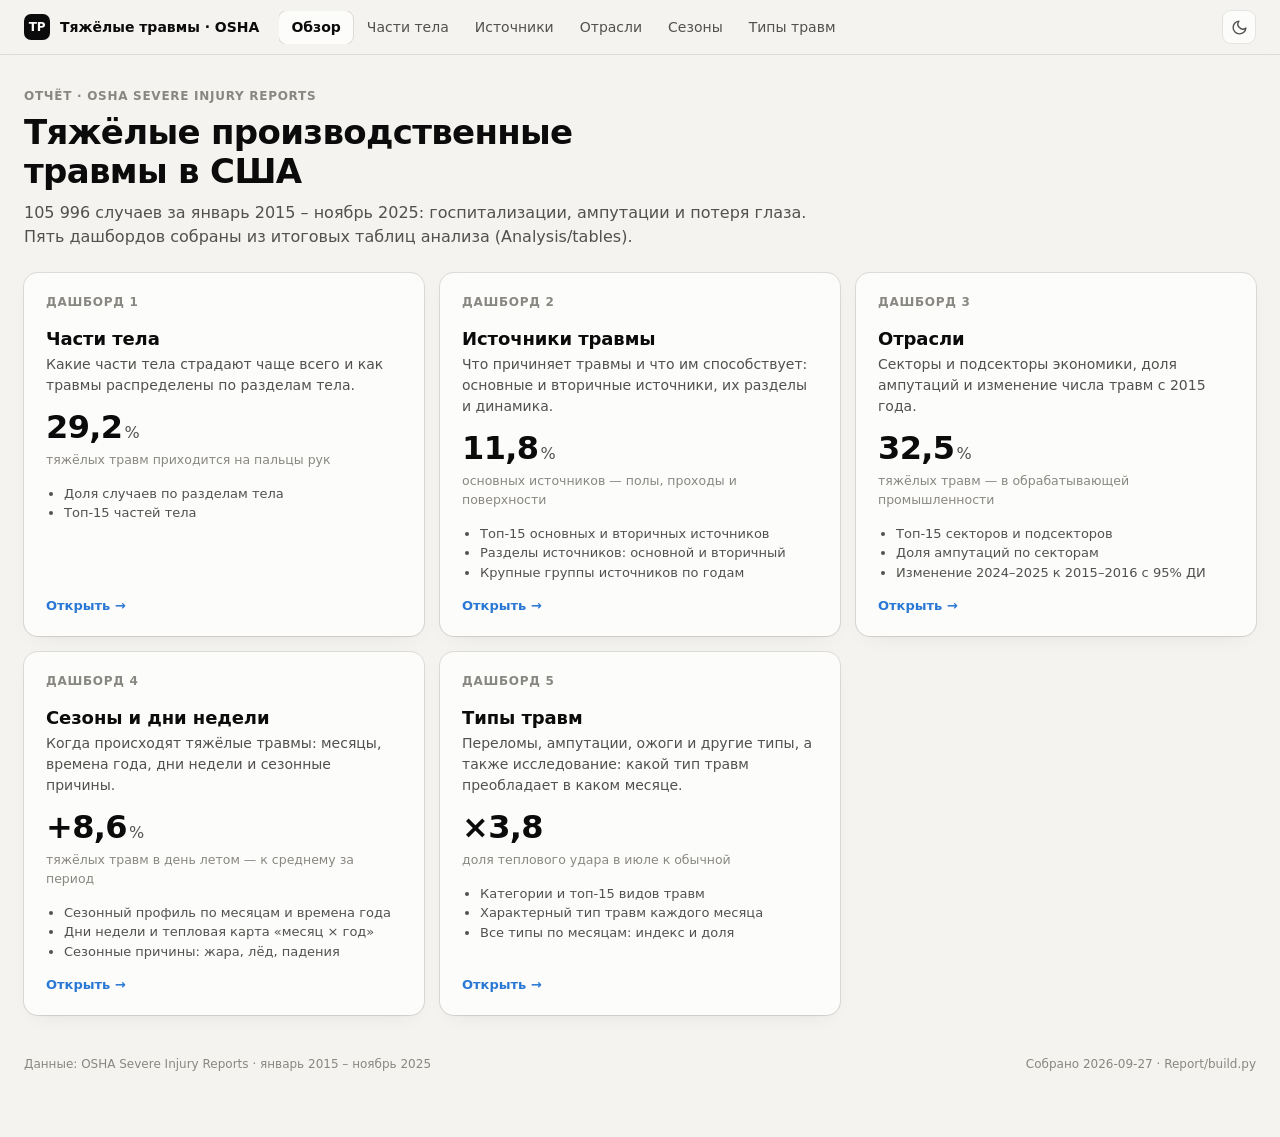
<file: Report/index.html>
<!doctype html>
<html lang="ru">
<head>
  <meta charset="utf-8">
  <meta name="viewport" content="width=device-width, initial-scale=1">
  <title>Тяжёлые травмы OSHA</title>
  <meta name="description" content="Отчёт по тяжёлым производственным травмам в США (OSHA, 2015–2025): обзор дашбордов.">
  <script>try{var t=localStorage.getItem('report-theme');if(t==='light'||t==='dark')document.documentElement.dataset.theme=t}catch(e){}</script>
  <link rel="stylesheet" href="assets/style.css">
</head>
<body>
  <header class="topbar">
    <div class="topbar-inner">
      <a class="brand" href="index.html"><span class="brand-mark">TP</span><span class="brand-text">Тяжёлые травмы · OSHA</span></a>
      <nav class="nav" aria-label="Дашборды">
        <a href="index.html" aria-current="page">Обзор</a>
        <a href="01_body_parts.html">Части тела</a>
        <a href="02_sources.html">Источники</a>
        <a href="03_industries.html">Отрасли</a>
        <a href="04_seasons.html">Сезоны</a>
        <a href="05_nature.html">Типы травм</a>
      </nav>
      <button type="button" class="theme-btn" aria-label="Тема"></button>
    </div>
  </header>

  <main class="page">
    <header class="hero">
      <p class="eyebrow">Отчёт · OSHA Severe Injury Reports</p>
      <h1>Тяжёлые производственные травмы в США</h1>
      <p class="lede" id="lede"></p>
    </header>

    <div class="grid dash-cards">
      <a class="card dash-card" href="01_body_parts.html">
        <span class="num-tag">Дашборд 1</span>
        <div>
          <h2>Части тела</h2>
          <p>Какие части тела страдают чаще всего и как травмы распределены по разделам тела.</p>
        </div>
        <div class="kpi" style="padding:0">
          <span class="kpi-value" id="k-fingers"></span>
          <span class="kpi-note">тяжёлых травм приходится на пальцы рук</span>
        </div>
        <ul>
          <li>Доля случаев по разделам тела</li>
          <li>Топ-15 частей тела</li>
        </ul>
        <span class="go">Открыть →</span>
      </a>

      <a class="card dash-card" href="02_sources.html">
        <span class="num-tag">Дашборд 2</span>
        <div>
          <h2>Источники травмы</h2>
          <p>Что причиняет травмы и что им способствует: основные и вторичные источники, их разделы и динамика.</p>
        </div>
        <div class="kpi" style="padding:0">
          <span class="kpi-value" id="k-floors"></span>
          <span class="kpi-note">основных источников — полы, проходы и поверхности</span>
        </div>
        <ul>
          <li>Топ-15 основных и вторичных источников</li>
          <li>Разделы источников: основной и вторичный</li>
          <li>Крупные группы источников по годам</li>
        </ul>
        <span class="go">Открыть →</span>
      </a>

      <a class="card dash-card" href="03_industries.html">
        <span class="num-tag">Дашборд 3</span>
        <div>
          <h2>Отрасли</h2>
          <p>Секторы и подсекторы экономики, доля ампутаций и изменение числа травм с 2015 года.</p>
        </div>
        <div class="kpi" style="padding:0">
          <span class="kpi-value" id="k-manufacturing"></span>
          <span class="kpi-note">тяжёлых травм — в обрабатывающей промышленности</span>
        </div>
        <ul>
          <li>Топ-15 секторов и подсекторов</li>
          <li>Доля ампутаций по секторам</li>
          <li>Изменение 2024–2025 к 2015–2016 с 95% ДИ</li>
        </ul>
        <span class="go">Открыть →</span>
      </a>

      <a class="card dash-card" href="04_seasons.html">
        <span class="num-tag">Дашборд 4</span>
        <div>
          <h2>Сезоны и дни недели</h2>
          <p>Когда происходят тяжёлые травмы: месяцы, времена года, дни недели и сезонные причины.</p>
        </div>
        <div class="kpi" style="padding:0">
          <span class="kpi-value" id="k-summer"></span>
          <span class="kpi-note">тяжёлых травм в день летом — к среднему за период</span>
        </div>
        <ul>
          <li>Сезонный профиль по месяцам и времена года</li>
          <li>Дни недели и тепловая карта «месяц × год»</li>
          <li>Сезонные причины: жара, лёд, падения</li>
        </ul>
        <span class="go">Открыть →</span>
      </a>

      <a class="card dash-card" href="05_nature.html">
        <span class="num-tag">Дашборд 5</span>
        <div>
          <h2>Типы травм</h2>
          <p>Переломы, ампутации, ожоги и другие типы, а также исследование: какой тип травм преобладает в каком месяце.</p>
        </div>
        <div class="kpi" style="padding:0">
          <span class="kpi-value" id="k-heat"></span>
          <span class="kpi-note">доля теплового удара в июле к обычной</span>
        </div>
        <ul>
          <li>Категории и топ-15 видов травм</li>
          <li>Характерный тип травм каждого месяца</li>
          <li>Все типы по месяцам: индекс и доля</li>
        </ul>
        <span class="go">Открыть →</span>
      </a>
    </div>

    <footer class="footer">
      <span>Данные: OSHA Severe Injury Reports · <span id="period"></span></span>
      <span id="built"></span>
    </footer>
  </main>

  <script src="assets/data.js"></script>
  <script src="assets/charts.js"></script>
  <script>
    (function () {
      const D = window.REPORT_DATA;
      const { fmt, casesWord, h } = Report;
      const G = D.sources.groupsByYear;
      const floors = G.series.find((sr) => sr.name.includes('Полы'));

      document.getElementById('lede').textContent =
        `${fmt.int(D.meta.total)} ${casesWord(D.meta.total)} за ${D.meta.period}: госпитализации, ампутации и потеря глаза. ` +
        `Пять дашбордов собраны из итоговых таблиц анализа (Analysis/tables).`;
      document.getElementById('k-fingers').append(fmt.num(D.body.fingers.pct), h('small', { text: '%' }));
      document.getElementById('k-floors').append(fmt.num(G.periodPct[floors.name]), h('small', { text: '%' }));
      const summer = D.seasons.seasons.find((x) => x.key === 'summer');
      const heat = D.nature.research.index['Тепловой удар / перегрев'];
      document.getElementById('k-manufacturing').append(fmt.num(D.industries.sectors[0].pct), h('small', { text: '%' }));
      document.getElementById('k-summer').append(fmt.signed(summer.vsMean), h('small', { text: '%' }));
      document.getElementById('k-heat').append('×' + fmt.num(Math.max(...heat) / 100));
      document.getElementById('period').textContent = D.meta.period;
      document.getElementById('built').textContent = `Собрано ${D.meta.built} · Report/build.py`;
    })();
  </script>
</body>
</html>
</file>
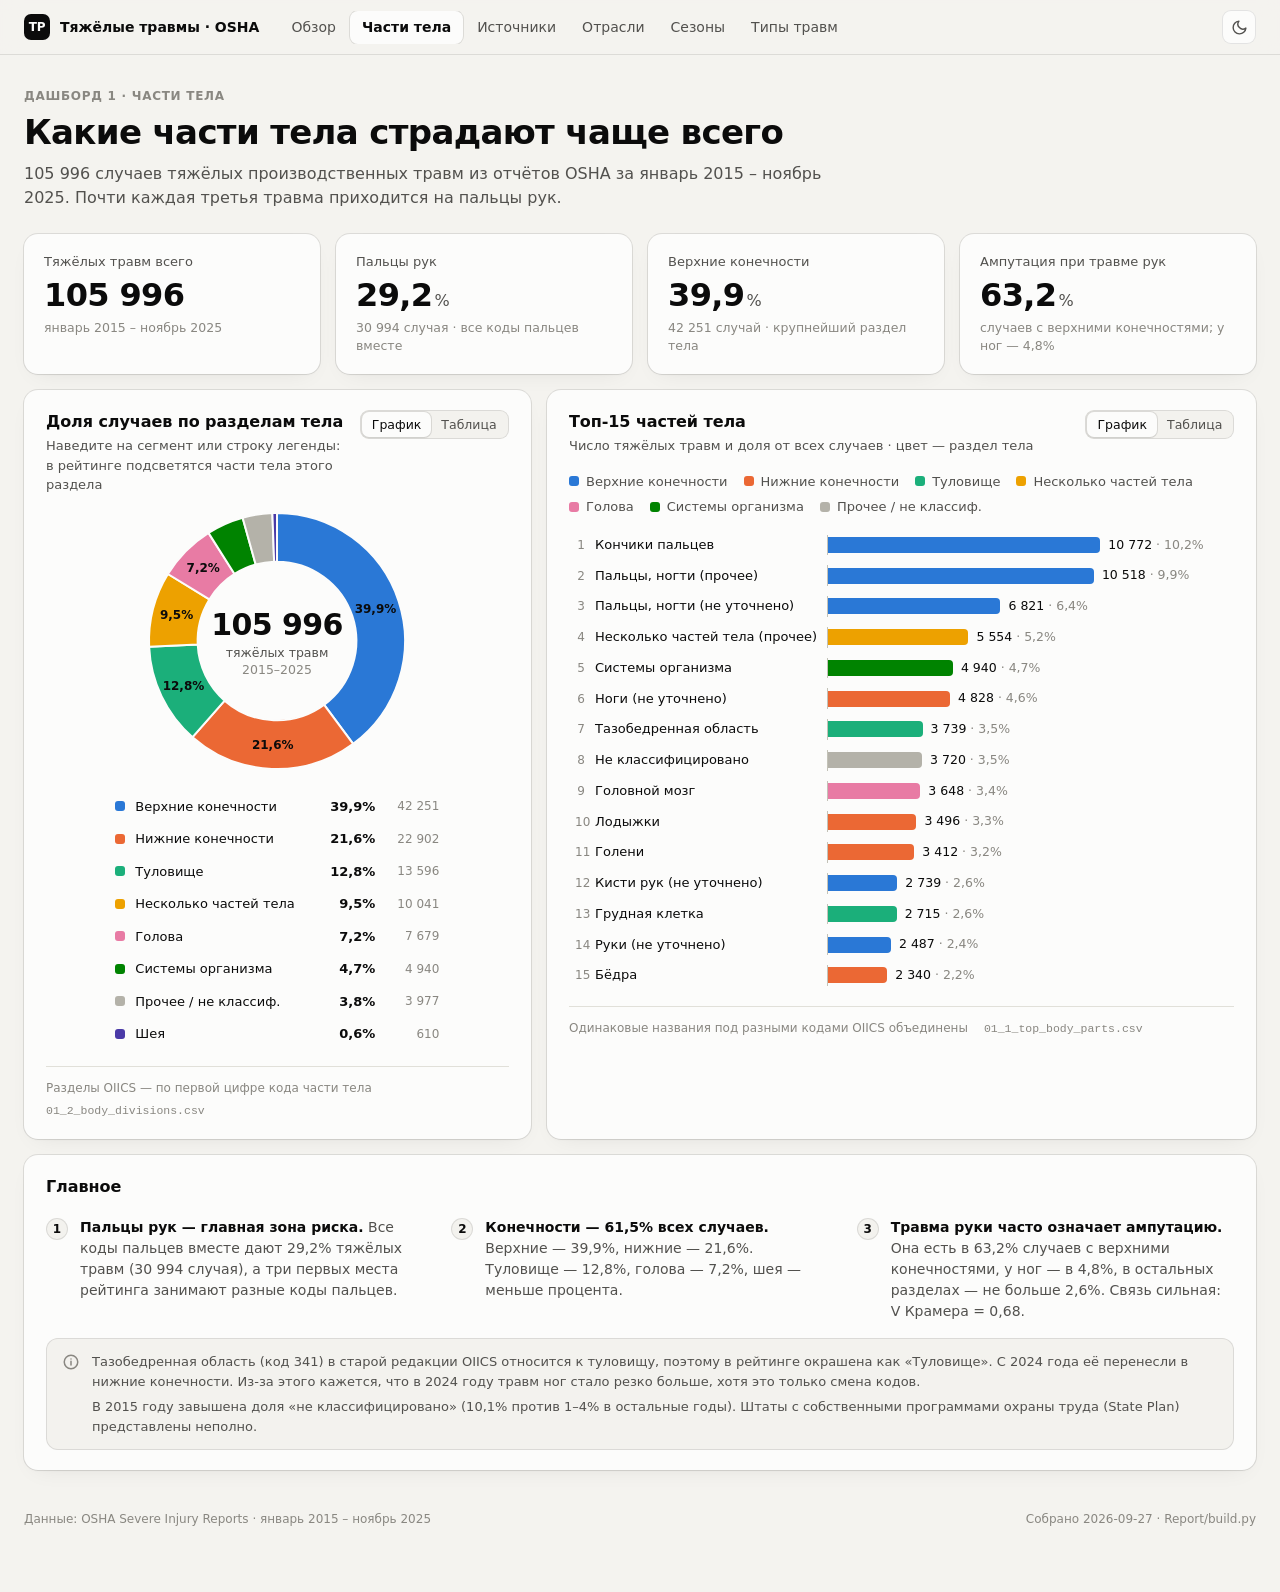
<file: Report/01_body_parts.html>
<!doctype html>
<html lang="ru">
<head>
  <meta charset="utf-8">
  <meta name="viewport" content="width=device-width, initial-scale=1">
  <title>Части тела · OSHA</title>
  <meta name="description" content="Какие части тела страдают чаще всего при тяжёлых производственных травмах в США, 2015–2025.">
  <script>try{var t=localStorage.getItem('report-theme');if(t==='light'||t==='dark')document.documentElement.dataset.theme=t}catch(e){}</script>
  <link rel="stylesheet" href="assets/style.css">
</head>
<body>
  <header class="topbar">
    <div class="topbar-inner">
      <a class="brand" href="index.html"><span class="brand-mark">TP</span><span class="brand-text">Тяжёлые травмы · OSHA</span></a>
      <nav class="nav" aria-label="Дашборды">
        <a href="index.html">Обзор</a>
        <a href="01_body_parts.html" aria-current="page">Части тела</a>
        <a href="02_sources.html">Источники</a>
        <a href="03_industries.html">Отрасли</a>
        <a href="04_seasons.html">Сезоны</a>
        <a href="05_nature.html">Типы травм</a>
      </nav>
      <button type="button" class="theme-btn" aria-label="Тема"></button>
    </div>
  </header>

  <main class="page">
    <header class="hero">
      <p class="eyebrow">Дашборд 1 · Части тела</p>
      <h1>Какие части тела страдают чаще всего</h1>
      <p class="lede" id="lede"></p>
    </header>

    <section class="grid kpis" id="kpis" aria-label="Ключевые показатели"></section>

    <div class="grid cols-5-7">
      <section class="card" id="card-divisions" aria-labelledby="h-divisions">
        <div class="card-head">
          <div>
            <h2 id="h-divisions">Доля случаев по разделам тела</h2>
            <p class="sub"><span class="screen-only">Наведите на сегмент или строку легенды: в рейтинге подсветятся части тела этого раздела</span><span class="print-only">Доля каждого раздела тела от всех случаев · цвета разделов те же, что в рейтинге</span></p>
          </div>
          <div class="seg" role="group" aria-label="Вид">
            <button type="button" data-view="chart" aria-pressed="true">График</button>
            <button type="button" data-view="table" aria-pressed="false">Таблица</button>
          </div>
        </div>
        <div class="chart"></div>
        <div class="table-wrap" hidden></div>
        <div class="card-foot"><span>Разделы OIICS — по первой цифре кода части тела</span><span><code>01_2_body_divisions.csv</code></span></div>
      </section>

      <section class="card" id="card-top" aria-labelledby="h-top">
        <div class="card-head">
          <div>
            <h2 id="h-top">Топ-15 частей тела</h2>
            <p class="sub">Число тяжёлых травм и доля от всех случаев · цвет — раздел тела</p>
          </div>
          <div class="seg" role="group" aria-label="Вид">
            <button type="button" data-view="chart" aria-pressed="true">График</button>
            <button type="button" data-view="table" aria-pressed="false">Таблица</button>
          </div>
        </div>
        <div id="top-legend"></div>
        <div class="chart"></div>
        <div class="table-wrap" hidden></div>
        <div class="card-foot"><span>Одинаковые названия под разными кодами OIICS объединены</span><span><code>01_1_top_body_parts.csv</code></span></div>
      </section>
    </div>

    <section class="card insights" aria-labelledby="h-insights">
      <div class="card-head"><h2 id="h-insights">Главное</h2></div>
      <ol id="insights"></ol>
      <div class="note">
        <svg viewBox="0 0 24 24" fill="none" stroke="currentColor" stroke-width="2" stroke-linecap="round" aria-hidden="true"><circle cx="12" cy="12" r="9"/><path d="M12 11v5M12 8h.01"/></svg>
        <div>
          <p>Тазобедренная область (код 341) в старой редакции OIICS относится к туловищу, поэтому в рейтинге окрашена как «Туловище». С 2024 года её перенесли в нижние конечности. Из-за этого кажется, что в 2024 году травм ног стало резко больше, хотя это только смена кодов.</p>
          <p>В 2015 году завышена доля «не классифицировано» (10,1% против 1–4% в остальные годы). Штаты с собственными программами охраны труда (State Plan) представлены неполно.</p>
        </div>
      </div>
    </section>

    <footer class="footer">
      <span>Данные: OSHA Severe Injury Reports · <span id="period"></span></span>
      <span id="built"></span>
    </footer>
  </main>

  <script src="assets/data.js"></script>
  <script src="assets/charts.js"></script>
  <script>
    (function () {
      const D = window.REPORT_DATA;
      const B = D.body;
      const { fmt, casesWord, h, tt } = Report;

      // Цвет закреплён за разделом тела, а не за его местом в рейтинге
      const DIV_COLOR = { '4': '--c1', '5': '--c2', '3': '--c3', '8': '--c4', '1': '--c5', '6': '--c6', '2': '--c7', '9': '--other' };
      const div = Object.fromEntries(B.divisions.map((d) => [d.code, d]));
      const rich = (text) => text.split(/\*\*(.+?)\*\*/g).map((part, i) => (i % 2 ? h('strong', { text: part }) : part));

      document.getElementById('lede').textContent =
        `${fmt.int(B.total)} ${casesWord(B.total)} тяжёлых производственных травм из отчётов OSHA за ${D.meta.period}. ` +
        `Почти каждая третья травма приходится на пальцы рук.`;
      document.getElementById('period').textContent = D.meta.period;
      document.getElementById('built').textContent = `Собрано ${D.meta.built} · Report/build.py`;

      // ---------- KPI ----------
      const kpi = ({ label, value, unit, note }) =>
        h('div', { class: 'card kpi' },
          h('span', { class: 'kpi-label', text: label }),
          h('span', { class: 'kpi-value' }, value, unit ? h('small', { text: unit }) : null),
          h('span', { class: 'kpi-note', text: note }));

      const upper = div['4'];
      const amp = B.amputationPct;
      document.getElementById('kpis').append(
        kpi({ label: 'Тяжёлых травм всего', value: fmt.int(B.total), note: D.meta.period }),
        kpi({ label: 'Пальцы рук', value: fmt.num(B.fingers.pct), unit: '%', note: `${fmt.int(B.fingers.cases)} ${casesWord(B.fingers.cases)} · все коды пальцев вместе` }),
        kpi({ label: 'Верхние конечности', value: fmt.num(upper.pct), unit: '%', note: `${fmt.int(upper.cases)} ${casesWord(upper.cases)} · крупнейший раздел тела` }),
        kpi({ label: 'Ампутация при травме рук', value: fmt.num(amp['4']), unit: '%', note: `случаев с верхними конечностями; у ног — ${fmt.pct(amp['5'])}` })
      );

      // ---------- Связанная подсветка раздела ----------
      let donutCard, topCard, topLegend;
      function focusDivision(key) {
        donutCard.api.setFocus(key, { silent: true });
        topCard.api.setFocus(key);
        topLegend.setFocus(key);
      }

      // ---------- Кольцо: разделы тела ----------
      donutCard = Report.card('card-divisions', {
        responsive: true,
        render: (el) =>
          Report.donut(el, {
            items: B.divisions.map((d) => ({ key: d.code, label: d.ru, value: d.cases, pct: d.pct, colorVar: DIV_COLOR[d.code] })),
            center: { value: fmt.int(B.total), label: 'тяжёлых травм', sub: '2015–2025' },
            onFocus: (key) => {
              topCard.api.setFocus(key);
              topLegend.setFocus(key);
            },
          }),
        table: {
          columns: [
            { label: 'Раздел тела', value: (r) => r.ru, sub: (r) => r.en },
            { label: 'Случаев', num: true, value: (r) => fmt.int(r.cases) },
            { label: 'Доля', num: true, value: (r) => fmt.pct(r.pct) },
          ],
          rows: B.divisions,
        },
      });

      // ---------- Рейтинг частей тела ----------
      const top = B.top.slice(0, B.topN);
      const present = B.divisions.filter((d) => top.some((r) => r.division === d.code));
      topLegend = Report.legend(
        present.map((d) => ({ key: d.code, label: d.ru, color: `var(${DIV_COLOR[d.code]})` })),
        { onFocus: focusDivision }
      );
      document.getElementById('top-legend').append(topLegend);

      topCard = Report.card('card-top', {
        render: (el) =>
          Report.hbar(el, {
            rows: top.map((r) => ({
              data: r,
              label: r.ru,
              rank: r.rank,
              group: r.division,
              values: [{ value: r.cases, color: `var(${DIV_COLOR[r.division]})`, text: fmt.int(r.cases), extra: fmt.pct(r.pct) }],
            })),
            tip: ({ data: r }) => [
              tt.title(r.ru),
              tt.sub(r.en),
              tt.kv('Случаев', fmt.int(r.cases)),
              tt.kv('Доля от всех травм', fmt.pct(r.pct)),
              tt.kv('Раздел тела', div[r.division].ru),
              tt.kv('Код OIICS', r.codes),
            ],
            onEnter: (row) => donutCard.api.setFocus(row.group, { silent: true }),
            onLeave: () => donutCard.api.setFocus(null, { silent: true }),
          }),
        table: {
          columns: [
            { label: '№', num: true, value: (r) => String(r.rank) },
            { label: 'Часть тела', value: (r) => r.ru, sub: (r) => r.en },
            { label: 'Раздел', value: (r) => div[r.division].ru },
            { label: 'Код OIICS', value: (r) => r.codes },
            { label: 'Случаев', num: true, value: (r) => fmt.int(r.cases) },
            { label: 'Доля', num: true, value: (r) => fmt.pct(r.pct) },
          ],
          rows: top,
        },
      });

      // ---------- Выводы ----------
      const lower = div['5'];
      const others = Math.max(...Object.entries(amp).filter(([k]) => k !== '4' && k !== '5').map(([, v]) => v));
      const insights = [
        `**Пальцы рук — главная зона риска.** Все коды пальцев вместе дают ${fmt.pct(B.fingers.pct)} тяжёлых травм ` +
          `(${fmt.int(B.fingers.cases)} ${casesWord(B.fingers.cases)}), а три первых места рейтинга занимают разные коды пальцев.`,
        `**Конечности — ${fmt.pct(upper.pct + lower.pct)} всех случаев.** Верхние — ${fmt.pct(upper.pct)}, нижние — ${fmt.pct(lower.pct)}. ` +
          `Туловище — ${fmt.pct(div['3'].pct)}, голова — ${fmt.pct(div['1'].pct)}, шея — меньше процента.`,
        `**Травма руки часто означает ампутацию.** Она есть в ${fmt.pct(amp['4'])} случаев с верхними конечностями, у ног — в ${fmt.pct(amp['5'])}, ` +
          `в остальных разделах — не больше ${fmt.pct(others)}. Связь сильная: V Крамера = 0,68.`,
      ];
      document.getElementById('insights').append(...insights.map((t) => h('li', null, rich(t))));
    })();
  </script>
</body>
</html>
</file>
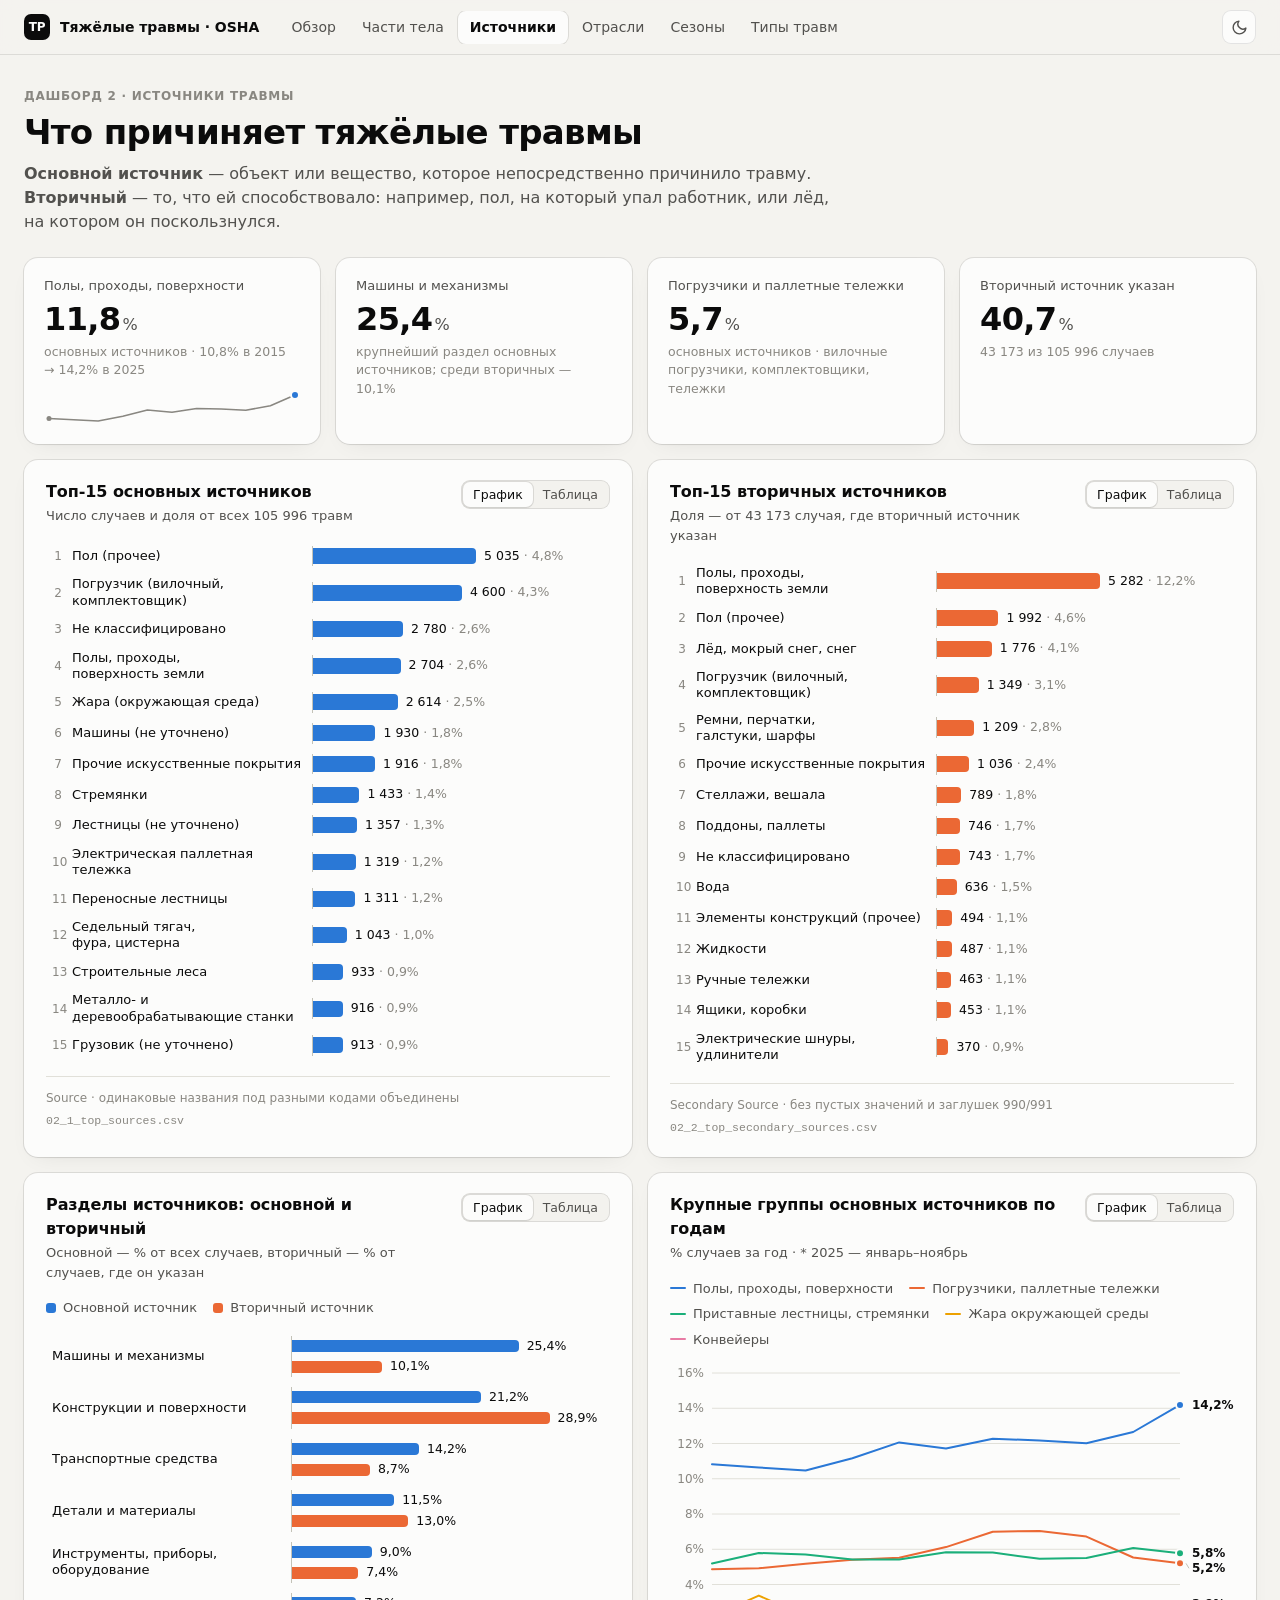
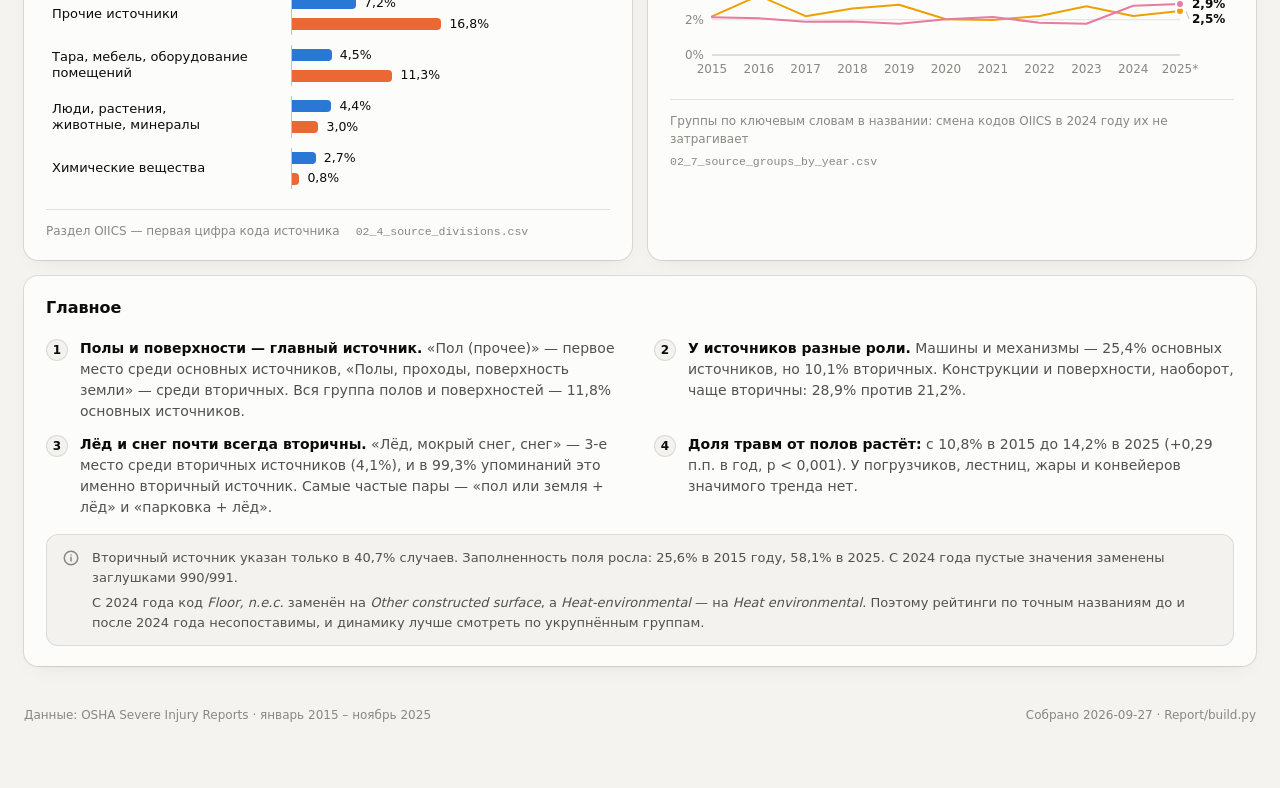
<file: Report/02_sources.html>
<!doctype html>
<html lang="ru">
<head>
  <meta charset="utf-8">
  <meta name="viewport" content="width=device-width, initial-scale=1">
  <title>Источники травмы · OSHA</title>
  <meta name="description" content="Что причиняет тяжёлые производственные травмы в США: основные и вторичные источники, 2015–2025.">
  <script>try{var t=localStorage.getItem('report-theme');if(t==='light'||t==='dark')document.documentElement.dataset.theme=t}catch(e){}</script>
  <link rel="stylesheet" href="assets/style.css">
</head>
<body>
  <header class="topbar">
    <div class="topbar-inner">
      <a class="brand" href="index.html"><span class="brand-mark">TP</span><span class="brand-text">Тяжёлые травмы · OSHA</span></a>
      <nav class="nav" aria-label="Дашборды">
        <a href="index.html">Обзор</a>
        <a href="01_body_parts.html">Части тела</a>
        <a href="02_sources.html" aria-current="page">Источники</a>
        <a href="03_industries.html">Отрасли</a>
        <a href="04_seasons.html">Сезоны</a>
        <a href="05_nature.html">Типы травм</a>
      </nav>
      <button type="button" class="theme-btn" aria-label="Тема"></button>
    </div>
  </header>

  <main class="page">
    <header class="hero">
      <p class="eyebrow">Дашборд 2 · Источники травмы</p>
      <h1>Что причиняет тяжёлые травмы</h1>
      <p class="lede">
        <strong>Основной источник</strong> — объект или вещество, которое непосредственно причинило травму.
        <strong>Вторичный</strong> — то, что ей способствовало: например, пол, на который упал работник, или лёд, на котором он поскользнулся.
      </p>
    </header>

    <section class="grid kpis" id="kpis" aria-label="Ключевые показатели"></section>

    <div class="grid cols-2">
      <section class="card" id="card-top" aria-labelledby="h-top">
        <div class="card-head">
          <div>
            <h2 id="h-top">Топ-15 основных источников</h2>
            <p class="sub" id="sub-top"></p>
          </div>
          <div class="seg" role="group" aria-label="Вид">
            <button type="button" data-view="chart" aria-pressed="true">График</button>
            <button type="button" data-view="table" aria-pressed="false">Таблица</button>
          </div>
        </div>
        <div class="chart"></div>
        <div class="table-wrap" hidden></div>
        <div class="card-foot"><span>Source · одинаковые названия под разными кодами объединены</span><span><code>02_1_top_sources.csv</code></span></div>
      </section>

      <section class="card" id="card-secondary" aria-labelledby="h-secondary">
        <div class="card-head">
          <div>
            <h2 id="h-secondary">Топ-15 вторичных источников</h2>
            <p class="sub" id="sub-secondary"></p>
          </div>
          <div class="seg" role="group" aria-label="Вид">
            <button type="button" data-view="chart" aria-pressed="true">График</button>
            <button type="button" data-view="table" aria-pressed="false">Таблица</button>
          </div>
        </div>
        <div class="chart"></div>
        <div class="table-wrap" hidden></div>
        <div class="card-foot"><span>Secondary Source · без пустых значений и заглушек 990/991</span><span><code>02_2_top_secondary_sources.csv</code></span></div>
      </section>
    </div>

    <div class="grid cols-2">
      <section class="card" id="card-divisions" aria-labelledby="h-divisions">
        <div class="card-head">
          <div>
            <h2 id="h-divisions">Разделы источников: основной и вторичный</h2>
            <p class="sub">Основной — % от всех случаев, вторичный — % от случаев, где он указан</p>
          </div>
          <div class="seg" role="group" aria-label="Вид">
            <button type="button" data-view="chart" aria-pressed="true">График</button>
            <button type="button" data-view="table" aria-pressed="false">Таблица</button>
          </div>
        </div>
        <div id="divisions-legend"></div>
        <div class="chart"></div>
        <div class="table-wrap" hidden></div>
        <div class="card-foot"><span>Раздел OIICS — первая цифра кода источника</span><span><code>02_4_source_divisions.csv</code></span></div>
      </section>

      <section class="card" id="card-years" aria-labelledby="h-years">
        <div class="card-head">
          <div>
            <h2 id="h-years">Крупные группы основных источников по годам</h2>
            <p class="sub">% случаев за год · * 2025 — январь–ноябрь</p>
          </div>
          <div class="seg" role="group" aria-label="Вид">
            <button type="button" data-view="chart" aria-pressed="true">График</button>
            <button type="button" data-view="table" aria-pressed="false">Таблица</button>
          </div>
        </div>
        <div class="chart"></div>
        <div class="table-wrap" hidden></div>
        <div class="card-foot"><span>Группы по ключевым словам в названии: смена кодов OIICS в 2024 году их не затрагивает</span><span><code>02_7_source_groups_by_year.csv</code></span></div>
      </section>
    </div>

    <section class="card insights" aria-labelledby="h-insights">
      <div class="card-head"><h2 id="h-insights">Главное</h2></div>
      <ol id="insights" class="two-col"></ol>
      <div class="note">
        <svg viewBox="0 0 24 24" fill="none" stroke="currentColor" stroke-width="2" stroke-linecap="round" aria-hidden="true"><circle cx="12" cy="12" r="9"/><path d="M12 11v5M12 8h.01"/></svg>
        <div>
          <p id="note-secondary"></p>
          <p>С 2024 года код <em>Floor, n.e.c.</em> заменён на <em>Other constructed surface</em>, а <em>Heat-environmental</em> — на <em>Heat environmental</em>. Поэтому рейтинги по точным названиям до и после 2024 года несопоставимы, и динамику лучше смотреть по укрупнённым группам.</p>
        </div>
      </div>
    </section>

    <footer class="footer">
      <span>Данные: OSHA Severe Injury Reports · <span id="period"></span></span>
      <span id="built"></span>
    </footer>
  </main>

  <script src="assets/data.js"></script>
  <script src="assets/charts.js"></script>
  <script>
    (function () {
      const D = window.REPORT_DATA;
      const S = D.sources;
      const total = D.meta.total;
      const { fmt, casesWord, h, tt } = Report;

      // Основной источник — всегда синий, вторичный — всегда оранжевый
      const SRC = 'var(--c1)';
      const SEC = 'var(--c2)';
      const TOP_N = 15;
      const div = Object.fromEntries(S.divisions.map((d) => [d.code, d]));
      const G = S.groupsByYear;
      const group = (word) => G.series.find((sr) => sr.name.includes(word));
      const rich = (text) => text.split(/\*\*(.+?)\*\*/g).map((part, i) => (i % 2 ? h('strong', { text: part }) : part));

      document.getElementById('period').textContent = D.meta.period;
      document.getElementById('built').textContent = `Собрано ${D.meta.built} · Report/build.py`;
      document.getElementById('sub-top').textContent = `Число случаев и доля от всех ${fmt.int(total)} травм`;
      document.getElementById('sub-secondary').textContent = `Доля — от ${fmt.int(S.secondaryTotal)} ${casesWord(S.secondaryTotal)}, где вторичный источник указан`;
      const filled = S.secondaryFilledByYear;
      const filledYears = Object.keys(filled).map(Number).sort();
      document.getElementById('note-secondary').textContent =
        `Вторичный источник указан только в ${fmt.pct(S.secondaryFilledPct)} случаев. Заполненность поля росла: ` +
        `${fmt.pct(filled[filledYears[0]])} в ${filledYears[0]} году, ${fmt.pct(filled[filledYears.at(-1)])} в ${filledYears.at(-1)}. ` +
        `С 2024 года пустые значения заменены заглушками 990/991.`;

      // ---------- KPI ----------
      const kpi = ({ label, value, unit, note, spark }) => {
        const tile = h('div', { class: 'card kpi' },
          h('span', { class: 'kpi-label', text: label }),
          h('span', { class: 'kpi-value' }, value, unit ? h('small', { text: unit }) : null),
          h('span', { class: 'kpi-note', text: note }));
        if (spark) {
          const box = h('div', { class: 'kpi-spark' });
          tile.append(box);
          requestAnimationFrame(() => Report.sparkline(box, { values: spark, color: SRC }));
          new ResizeObserver(() => Report.sparkline(box, { values: spark, color: SRC })).observe(box);
        }
        return tile;
      };

      const floors = group('Полы');
      const forklifts = group('Погрузчики');
      const machinery = div['3'];
      const first = G.years[0];
      const last = G.years[G.years.length - 1];
      document.getElementById('kpis').append(
        kpi({
          label: 'Полы, проходы, поверхности',
          value: fmt.num(G.periodPct[floors.name]),
          unit: '%',
          note: `основных источников · ${fmt.pct(floors.values[0])} в ${first} → ${fmt.pct(floors.values.at(-1))} в ${last}`,
          spark: floors.values,
        }),
        kpi({
          label: 'Машины и механизмы',
          value: fmt.num(machinery.pctSource),
          unit: '%',
          note: `крупнейший раздел основных источников; среди вторичных — ${fmt.pct(machinery.pctSecondary)}`,
        }),
        kpi({
          label: 'Погрузчики и паллетные тележки',
          value: fmt.num(G.periodPct[forklifts.name]),
          unit: '%',
          note: 'основных источников · вилочные погрузчики, комплектовщики, тележки',
        }),
        kpi({
          label: 'Вторичный источник указан',
          value: fmt.num(S.secondaryFilledPct),
          unit: '%',
          note: `${fmt.int(S.secondaryTotal)} из ${fmt.int(total)} случаев`,
        })
      );

      // ---------- Рейтинги источников ----------
      const rankedCard = (id, rows, color, shareLabel) =>
        Report.card(id, {
          render: (el) =>
            Report.hbar(el, {
              rows: rows.map((r) => ({
                data: r,
                label: r.ru,
                rank: r.rank,
                values: [{ value: r.cases, color, text: fmt.int(r.cases), extra: fmt.pct(r.pct) }],
              })),
              tip: ({ data: r }) => {
                const rolePct = S.secondaryShare[r.en];
                return [
                  tt.title(r.ru),
                  tt.sub(r.en),
                  tt.kv('Случаев', fmt.int(r.cases)),
                  tt.kv(shareLabel, fmt.pct(r.pct)),
                  tt.kv('Раздел', div[r.division]?.ru ?? '—'),
                  tt.kv('Код OIICS', r.codes),
                  rolePct != null ? tt.kv('Упоминаний во вторичной роли', fmt.pct(rolePct)) : null,
                ].filter(Boolean);
              },
            }),
          table: {
            columns: [
              { label: '№', num: true, value: (r) => String(r.rank) },
              { label: 'Источник', value: (r) => r.ru, sub: (r) => r.en },
              { label: 'Раздел', value: (r) => div[r.division]?.ru ?? '—' },
              { label: 'Код OIICS', value: (r) => r.codes },
              { label: 'Случаев', num: true, value: (r) => fmt.int(r.cases) },
              { label: 'Доля', num: true, value: (r) => fmt.pct(r.pct) },
            ],
            rows,
          },
        });

      rankedCard('card-top', S.top.slice(0, TOP_N), SRC, 'Доля от всех травм');
      rankedCard('card-secondary', S.secondary.slice(0, TOP_N), SEC, 'Доля от случаев с вторичным');

      // ---------- Разделы: основной и вторичный рядом ----------
      document.getElementById('divisions-legend').append(
        Report.legend([
          { key: 'src', label: 'Основной источник', color: SRC },
          { key: 'sec', label: 'Вторичный источник', color: SEC },
        ])
      );
      Report.card('card-divisions', {
        render: (el) =>
          Report.hbar(el, {
            rank: false,
            thin: true,
            reserve: '3.4rem',
            rows: S.divisions.map((d) => ({
              data: d,
              label: d.ru,
              values: [
                { value: d.pctSource, color: SRC, text: fmt.pct(d.pctSource), name: 'основной' },
                { value: d.pctSecondary, color: SEC, text: fmt.pct(d.pctSecondary), name: 'вторичный' },
              ],
            })),
            tip: ({ data: d }) => [
              tt.title(d.ru),
              tt.sub(d.en),
              tt.series(SRC, fmt.pct(d.pctSource), `основной · ${fmt.int(d.source)} ${casesWord(d.source)}`, 'rect'),
              tt.series(SEC, fmt.pct(d.pctSecondary), `вторичный · ${fmt.int(d.secondary)} ${casesWord(d.secondary)}`, 'rect'),
            ],
          }),
        table: {
          columns: [
            { label: 'Раздел', value: (d) => d.ru, sub: (d) => d.en },
            { label: 'Основной, случаев', num: true, value: (d) => fmt.int(d.source) },
            { label: 'Основной, %', num: true, value: (d) => fmt.pct(d.pctSource) },
            { label: 'Вторичный, случаев', num: true, value: (d) => fmt.int(d.secondary) },
            { label: 'Вторичный, %', num: true, value: (d) => fmt.pct(d.pctSecondary) },
          ],
          rows: S.divisions,
        },
      });

      // ---------- Группы источников по годам ----------
      const partial = (y) => y === G.partialYear;
      Report.card('card-years', {
        responsive: true,
        render: (el) =>
          Report.lineChart(el, {
            x: G.years,
            series: G.series.map((sr, i) => ({ key: String(i), name: sr.name, color: `var(--c${i + 1})`, values: sr.values })),
            yFormat: (v) => `${fmt.int(v)}%`,
            valueFormat: (v) => fmt.pct(v),
            xLabel: (y) => (partial(y) ? `${y}*` : String(y)),
            xTitle: (y) => (partial(y) ? `${y} (январь–ноябрь)` : String(y)),
          }),
        table: {
          columns: [
            { label: 'Год', value: (r) => (partial(r.year) ? `${r.year}*` : String(r.year)) },
            ...G.series.map((sr, i) => ({ label: sr.name, num: true, value: (r) => fmt.pct(r.values[i]) })),
          ],
          rows: G.years.map((year, k) => ({ year, values: G.series.map((sr) => sr.values[k]) })),
        },
      });

      // ---------- Выводы ----------
      const surfaces = div['6'];
      const ice = S.secondary.find((r) => r.en === 'Ice, sleet, snow');
      const iceRole = S.secondaryShare['Ice, sleet, snow'];
      const insights = [
        `**Полы и поверхности — главный источник.** «${S.top[0].ru}» — первое место среди основных источников, ` +
          `«${S.secondary[0].ru}» — среди вторичных. Вся группа полов и поверхностей — ${fmt.pct(G.periodPct[floors.name])} основных источников.`,
        `**У источников разные роли.** Машины и механизмы — ${fmt.pct(machinery.pctSource)} основных источников, но ${fmt.pct(machinery.pctSecondary)} вторичных. ` +
          `Конструкции и поверхности, наоборот, чаще вторичны: ${fmt.pct(surfaces.pctSecondary)} против ${fmt.pct(surfaces.pctSource)}.`,
        ice && iceRole != null
          ? `**Лёд и снег почти всегда вторичны.** «${ice.ru}» — ${ice.rank}-е место среди вторичных источников (${fmt.pct(ice.pct)}), ` +
            `и в ${fmt.pct(iceRole)} упоминаний это именно вторичный источник. Самые частые пары — «пол или земля + лёд» и «парковка + лёд».`
          : null,
        `**Доля травм от полов растёт:** с ${fmt.pct(floors.values[0])} в ${first} до ${fmt.pct(floors.values.at(-1))} в ${last} ` +
          `(+0,29 п.п. в год, p < 0,001). У погрузчиков, лестниц, жары и конвейеров значимого тренда нет.`,
      ].filter(Boolean);
      document.getElementById('insights').append(...insights.map((t) => h('li', null, rich(t))));
    })();
  </script>
</body>
</html>
</file>
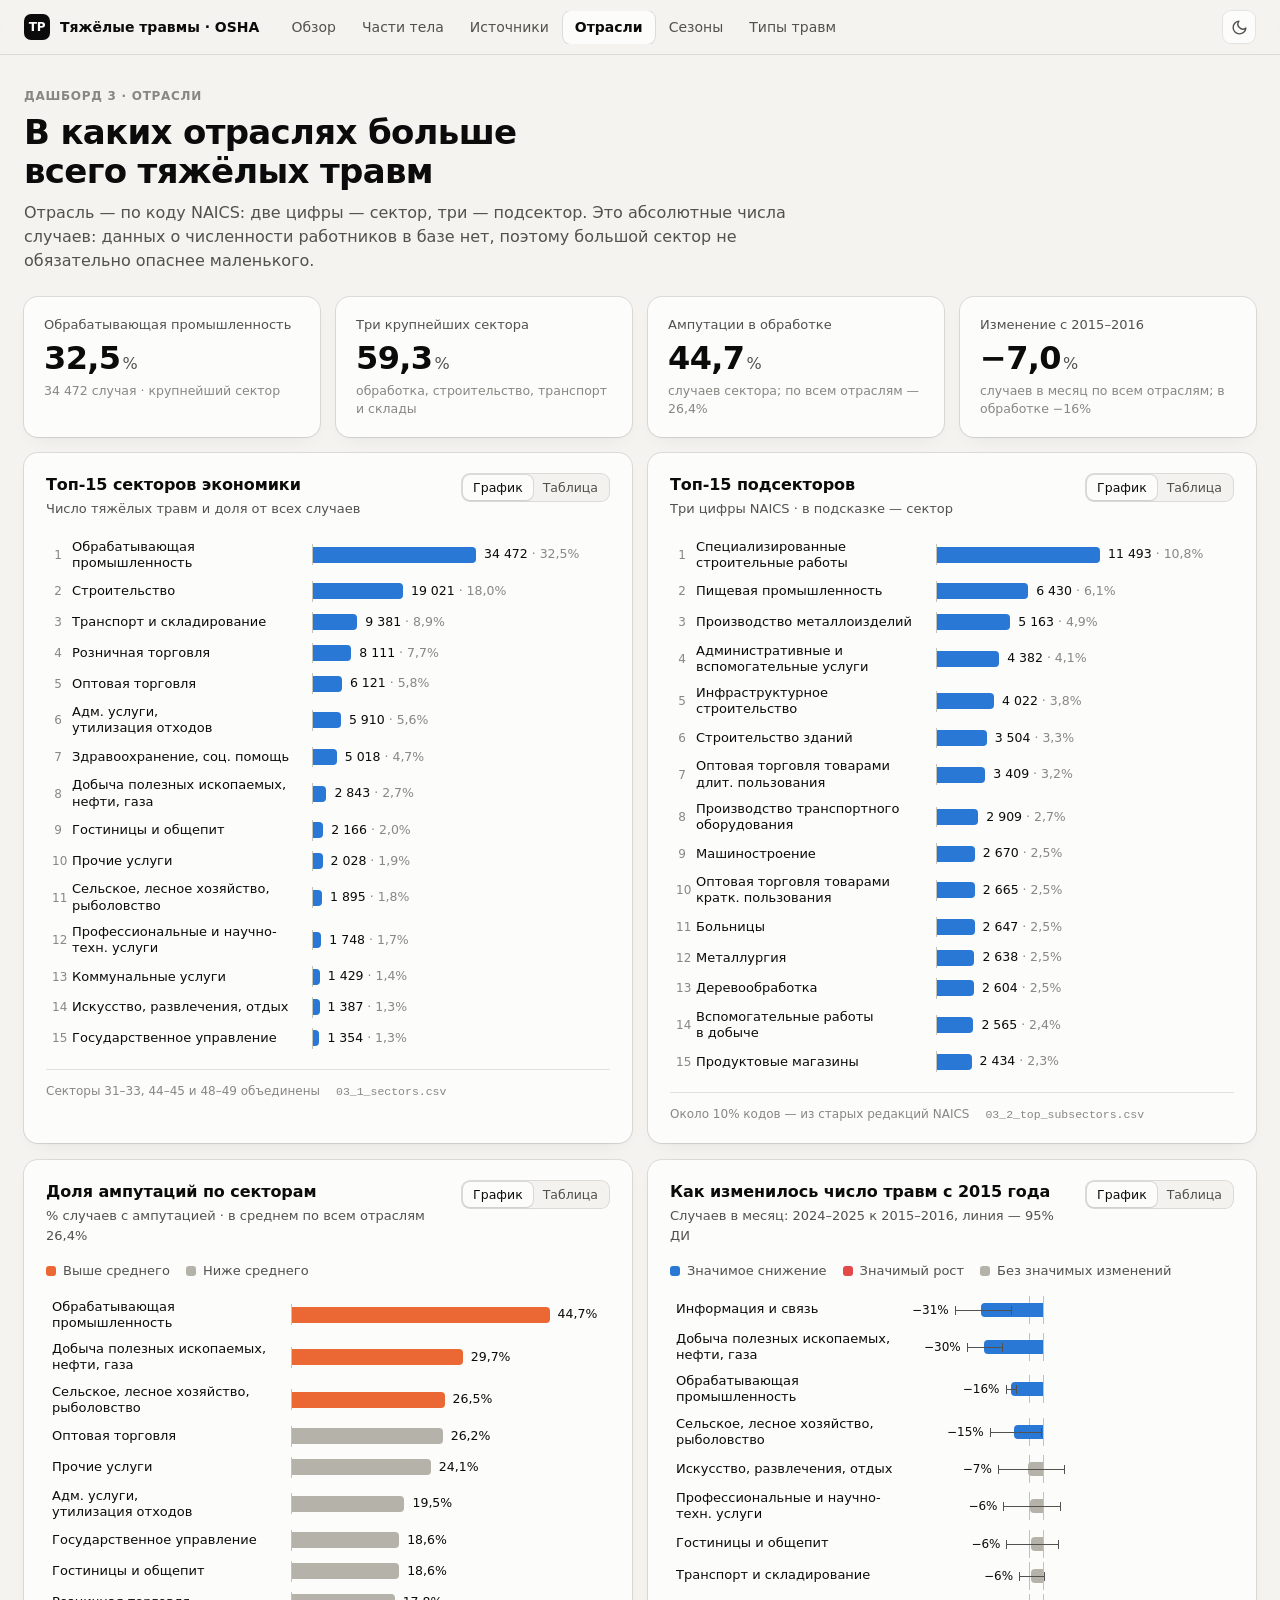
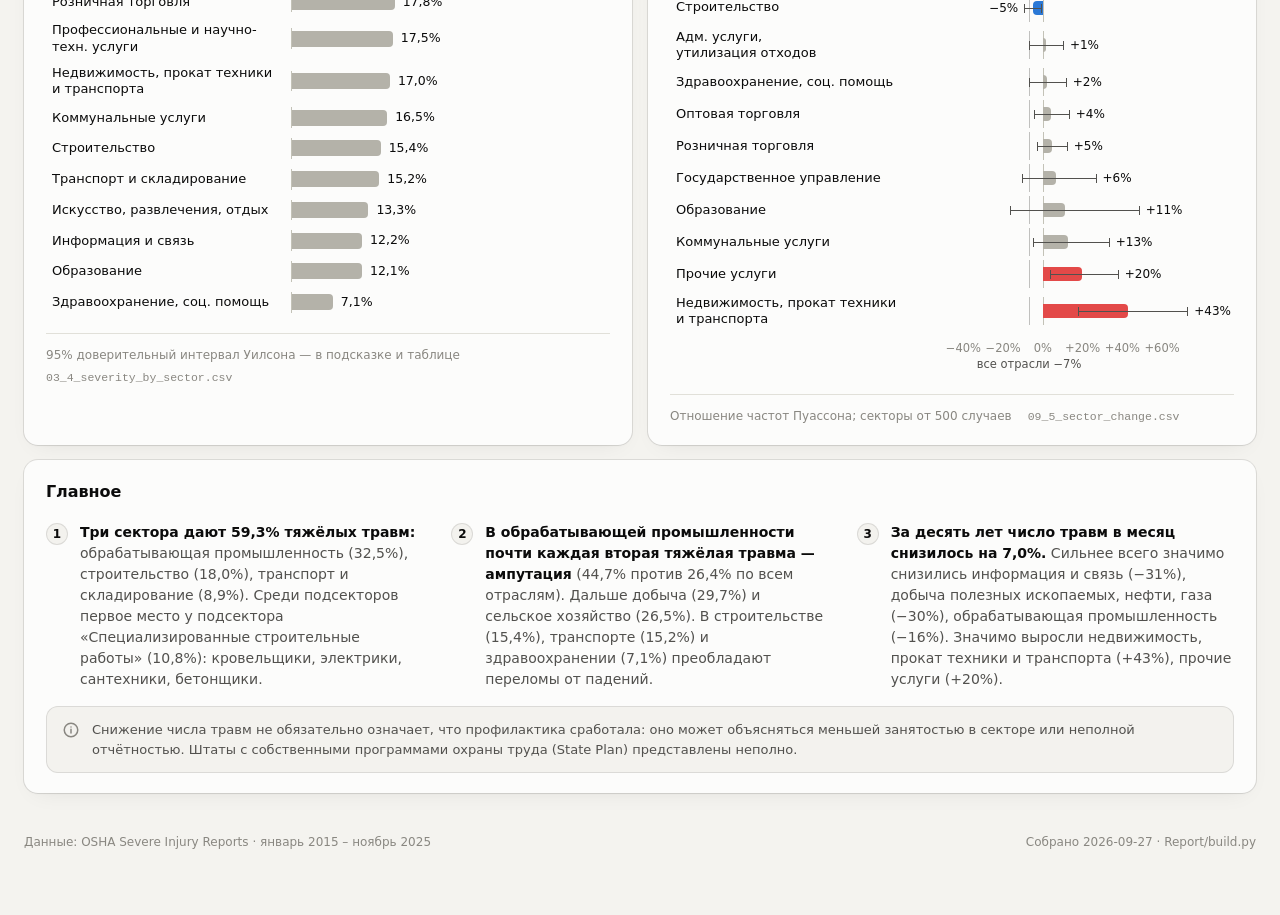
<file: Report/03_industries.html>
<!doctype html>
<html lang="ru">
<head>
  <meta charset="utf-8">
  <meta name="viewport" content="width=device-width, initial-scale=1">
  <title>Отрасли · OSHA</title>
  <meta name="description" content="В каких отраслях больше всего тяжёлых производственных травм в США и как их число изменилось с 2015 года.">
  <script>try{var t=localStorage.getItem('report-theme');if(t==='light'||t==='dark')document.documentElement.dataset.theme=t}catch(e){}</script>
  <link rel="stylesheet" href="assets/style.css">
</head>
<body>
  <header class="topbar">
    <div class="topbar-inner">
      <a class="brand" href="index.html"><span class="brand-mark">TP</span><span class="brand-text">Тяжёлые травмы · OSHA</span></a>
      <nav class="nav" aria-label="Дашборды">
        <a href="index.html">Обзор</a>
        <a href="01_body_parts.html">Части тела</a>
        <a href="02_sources.html">Источники</a>
        <a href="03_industries.html" aria-current="page">Отрасли</a>
        <a href="04_seasons.html">Сезоны</a>
        <a href="05_nature.html">Типы травм</a>
      </nav>
      <button type="button" class="theme-btn" aria-label="Тема"></button>
    </div>
  </header>

  <main class="page">
    <header class="hero">
      <p class="eyebrow">Дашборд 3 · Отрасли</p>
      <h1>В каких отраслях больше всего тяжёлых травм</h1>
      <p class="lede">Отрасль — по коду NAICS: две цифры — сектор, три — подсектор. Это абсолютные числа случаев: данных о численности работников в базе нет, поэтому большой сектор не обязательно опаснее маленького.</p>
    </header>

    <section class="grid kpis" id="kpis" aria-label="Ключевые показатели"></section>

    <div class="grid cols-2">
      <section class="card" id="card-sectors" aria-labelledby="h-sectors">
        <div class="card-head">
          <div>
            <h2 id="h-sectors">Топ-15 секторов экономики</h2>
            <p class="sub">Число тяжёлых травм и доля от всех случаев</p>
          </div>
          <div class="seg" role="group" aria-label="Вид">
            <button type="button" data-view="chart" aria-pressed="true">График</button>
            <button type="button" data-view="table" aria-pressed="false">Таблица</button>
          </div>
        </div>
        <div class="chart"></div>
        <div class="table-wrap" hidden></div>
        <div class="card-foot"><span>Секторы 31–33, 44–45 и 48–49 объединены</span><span><code>03_1_sectors.csv</code></span></div>
      </section>

      <section class="card" id="card-subsectors" aria-labelledby="h-subsectors">
        <div class="card-head">
          <div>
            <h2 id="h-subsectors">Топ-15 подсекторов</h2>
            <p class="sub">Три цифры NAICS<span class="screen-only"> · в подсказке — сектор</span></p>
          </div>
          <div class="seg" role="group" aria-label="Вид">
            <button type="button" data-view="chart" aria-pressed="true">График</button>
            <button type="button" data-view="table" aria-pressed="false">Таблица</button>
          </div>
        </div>
        <div class="chart"></div>
        <div class="table-wrap" hidden></div>
        <div class="card-foot"><span>Около 10% кодов — из старых редакций NAICS</span><span><code>03_2_top_subsectors.csv</code></span></div>
      </section>
    </div>

    <div class="grid cols-2">
      <section class="card" id="card-amputation" aria-labelledby="h-amputation">
        <div class="card-head">
          <div>
            <h2 id="h-amputation">Доля ампутаций по секторам</h2>
            <p class="sub" id="sub-amputation"></p>
          </div>
          <div class="seg" role="group" aria-label="Вид">
            <button type="button" data-view="chart" aria-pressed="true">График</button>
            <button type="button" data-view="table" aria-pressed="false">Таблица</button>
          </div>
        </div>
        <div id="amputation-legend"></div>
        <div class="chart"></div>
        <div class="table-wrap" hidden></div>
        <div class="card-foot"><span><span class="screen-only">95% доверительный интервал Уилсона — в подсказке и таблице</span><span class="print-only">95% доверительный интервал Уилсона — в таблице</span></span><span><code>03_4_severity_by_sector.csv</code></span></div>
      </section>

      <section class="card" id="card-change" aria-labelledby="h-change">
        <div class="card-head">
          <div>
            <h2 id="h-change">Как изменилось число травм с 2015 года</h2>
            <p class="sub">Случаев в месяц: 2024–2025 к 2015–2016, линия — 95% ДИ</p>
          </div>
          <div class="seg" role="group" aria-label="Вид">
            <button type="button" data-view="chart" aria-pressed="true">График</button>
            <button type="button" data-view="table" aria-pressed="false">Таблица</button>
          </div>
        </div>
        <div id="change-legend"></div>
        <div class="chart"></div>
        <div class="table-wrap" hidden></div>
        <div class="card-foot"><span>Отношение частот Пуассона; секторы от 500 случаев</span><span><code>09_5_sector_change.csv</code></span></div>
      </section>
    </div>

    <section class="card insights" aria-labelledby="h-insights">
      <div class="card-head"><h2 id="h-insights">Главное</h2></div>
      <ol id="insights"></ol>
      <div class="note">
        <svg viewBox="0 0 24 24" fill="none" stroke="currentColor" stroke-width="2" stroke-linecap="round" aria-hidden="true"><circle cx="12" cy="12" r="9"/><path d="M12 11v5M12 8h.01"/></svg>
        <div>
          <p>Снижение числа травм не обязательно означает, что профилактика сработала: оно может объясняться меньшей занятостью в секторе или неполной отчётностью. Штаты с собственными программами охраны труда (State Plan) представлены неполно.</p>
        </div>
      </div>
    </section>

    <footer class="footer">
      <span>Данные: OSHA Severe Injury Reports · <span id="period"></span></span>
      <span id="built"></span>
    </footer>
  </main>

  <script src="assets/data.js"></script>
  <script src="assets/charts.js"></script>
  <script>
    (function () {
      const D = window.REPORT_DATA;
      const I = D.industries;
      const { fmt, casesWord, h, tt, rich, kpi } = Report;
      const TOP_N = 15;

      document.getElementById('period').textContent = D.meta.period;
      document.getElementById('built').textContent = `Собрано ${D.meta.built} · Report/build.py`;

      const sectors = I.sectors.filter((s) => /^\d/.test(s.code) && s.code !== '99');
      const top3 = sectors.slice(0, 3);
      const manufacturing = I.severity.find((s) => s.code === '31-33');
      const manufacturingChange = I.change.find((s) => s.code === '31-33');
      const pct0 = (x) => fmt.signed(x, 0) + '%';

      // ---------- KPI ----------
      document.getElementById('kpis').append(
        kpi({ label: sectors[0].ru, value: fmt.num(sectors[0].pct), unit: '%', note: `${fmt.int(sectors[0].cases)} ${casesWord(sectors[0].cases)} · крупнейший сектор` }),
        kpi({ label: 'Три крупнейших сектора', value: fmt.num(top3.reduce((a, s) => a + s.pct, 0)), unit: '%', note: 'обработка, строительство, транспорт и склады' }),
        kpi({ label: 'Ампутации в обработке', value: fmt.num(manufacturing.amputation), unit: '%', note: `случаев сектора; по всем отраслям — ${fmt.pct(I.amputationAll)}` }),
        kpi({ label: 'Изменение с 2015–2016', value: fmt.signed(I.totalChange), unit: '%', note: `случаев в месяц по всем отраслям; в обработке ${pct0(manufacturingChange.pct)}` })
      );

      // ---------- Секторы и подсекторы ----------
      const ranked = (id, rows, tipExtra) =>
        Report.card(id, {
          render: (el) =>
            Report.hbar(el, {
              rows: rows.slice(0, TOP_N).map((r, i) => ({
                data: r,
                rank: i + 1,
                label: r.ru,
                values: [{ value: r.cases, color: 'var(--c1)', text: fmt.int(r.cases), extra: fmt.pct(r.pct) }],
              })),
              tip: ({ data: r }) => [tt.title(r.ru), tt.sub(r.en), tt.kv('Случаев', fmt.int(r.cases)), tt.kv('Доля от всех травм', fmt.pct(r.pct)), ...tipExtra(r)],
            }),
          table: {
            columns: [
              { label: '№', num: true, value: (r) => String(rows.indexOf(r) + 1) },
              { label: 'Код NAICS', value: (r) => r.code },
              { label: 'Название', value: (r) => r.ru, sub: (r) => r.en },
              { label: 'Случаев', num: true, value: (r) => fmt.int(r.cases) },
              { label: 'Доля', num: true, value: (r) => fmt.pct(r.pct) },
            ],
            rows,
          },
        });
      ranked('card-sectors', I.sectors, (r) => [tt.kv('Код NAICS', r.code)]);
      ranked('card-subsectors', I.subsectors, (r) => [tt.kv('Сектор', r.sector), tt.kv('Код NAICS', r.code)]);

      // ---------- Ампутации по секторам ----------
      const above = (s) => s.amputation > I.amputationAll;
      document.getElementById('sub-amputation').textContent = `% случаев с ампутацией · в среднем по всем отраслям ${fmt.pct(I.amputationAll)}`;
      document.getElementById('amputation-legend').append(
        Report.legend([
          { key: 'above', label: 'Выше среднего', color: 'var(--c2)' },
          { key: 'below', label: 'Ниже среднего', color: 'var(--other)' },
        ])
      );
      Report.card('card-amputation', {
        render: (el) =>
          Report.hbar(el, {
            rank: false,
            reserve: '3.4rem',
            rows: I.severity.map((s) => ({
              data: s,
              label: s.ru,
              values: [{ value: s.amputation, color: above(s) ? 'var(--c2)' : 'var(--other)', text: fmt.pct(s.amputation) }],
            })),
            tip: ({ data: s }) => [
              tt.title(s.ru),
              tt.sub(s.en),
              tt.kv('Ампутация', fmt.pct(s.amputation)),
              tt.kv('95% ДИ', `${fmt.num(s.ampLow)}–${fmt.pct(s.ampHigh)}`),
              tt.kv('Госпитализация', fmt.pct(s.hospitalized)),
              tt.kv('Случаев', fmt.int(s.cases)),
            ],
          }),
        table: {
          columns: [
            { label: 'Сектор', value: (s) => s.ru, sub: (s) => s.en },
            { label: 'Случаев', num: true, value: (s) => fmt.int(s.cases) },
            { label: 'Ампутация', num: true, value: (s) => fmt.pct(s.amputation) },
            { label: '95% ДИ', num: true, value: (s) => `${fmt.num(s.ampLow)}–${fmt.num(s.ampHigh)}` },
            { label: 'Госпитализация', num: true, value: (s) => fmt.pct(s.hospitalized) },
          ],
          rows: I.severity,
        },
      });

      // ---------- Изменение с 2015–2016 ----------
      const VERDICT = {
        'Снижение — профилактика помогла': { label: 'Значимое снижение', color: 'var(--c1)' },
        'Рост — нужна профилактика': { label: 'Значимый рост', color: 'var(--c8)' },
        'Без значимых изменений': { label: 'Без значимых изменений', color: 'var(--other)' },
      };
      const verdict = (c) => VERDICT[c.verdict] ?? VERDICT['Без значимых изменений'];
      document.getElementById('change-legend').append(Report.legend(Object.values(VERDICT).map((v, i) => ({ key: String(i), ...v }))));
      Report.card('card-change', {
        render: (el) =>
          Report.divbar(el, {
            rows: I.change.map((c) => ({ ...c, label: c.ru, value: c.pct, color: verdict(c).color, text: pct0(c.pct) })),
            ref: { value: I.totalChange, label: `все отрасли ${pct0(I.totalChange)}` },
            ticks: [-40, -20, 0, 20, 40, 60],
            tip: (c) => [
              tt.title(c.ru),
              tt.kv('Изменение', `${pct0(c.pct)} (${verdict(c).label.toLowerCase()})`),
              tt.kv('95% ДИ', `${pct0(c.low)} … ${pct0(c.high)}`),
              tt.kv('В месяц, 2015–2016', fmt.num(c.perMonthStart)),
              tt.kv('В месяц, 2024–2025', fmt.num(c.perMonthEnd)),
            ],
          }),
        table: {
          columns: [
            { label: 'Сектор', value: (c) => c.ru },
            { label: 'В месяц, 2015–2016', num: true, value: (c) => fmt.num(c.perMonthStart) },
            { label: 'В месяц, 2024–2025', num: true, value: (c) => fmt.num(c.perMonthEnd) },
            { label: 'Изменение', num: true, value: (c) => pct0(c.pct) },
            { label: '95% ДИ', num: true, value: (c) => `${pct0(c.low)} … ${pct0(c.high)}` },
            { label: 'Вывод', value: (c) => verdict(c).label },
          ],
          rows: I.change,
        },
      });

      // ---------- Выводы ----------
      const sig = (word) => I.change.filter((c) => c.verdict.startsWith(word));
      const list = (rows) => rows.map((c) => `${c.ru.toLowerCase()} (${pct0(c.pct)})`).join(', ');
      const down = sig('Снижение').sort((a, b) => a.pct - b.pct).slice(0, 3);
      const up = sig('Рост').sort((a, b) => b.pct - a.pct);
      const sub0 = I.subsectors[0];
      const sev = (code) => I.severity.find((s) => s.code === code);
      const insights = [
        `**Три сектора дают ${fmt.pct(top3.reduce((a, s) => a + s.pct, 0))} тяжёлых травм:** ${top3.map((s) => `${s.ru.toLowerCase()} (${fmt.pct(s.pct)})`).join(', ')}. ` +
          `Среди подсекторов первое место у подсектора «${sub0.ru}» (${fmt.pct(sub0.pct)}): кровельщики, электрики, сантехники, бетонщики.`,
        `**В обрабатывающей промышленности почти каждая вторая тяжёлая травма — ампутация** (${fmt.pct(manufacturing.amputation)} против ${fmt.pct(I.amputationAll)} по всем отраслям). ` +
          `Дальше добыча (${fmt.pct(sev('21').amputation)}) и сельское хозяйство (${fmt.pct(sev('11').amputation)}). В строительстве (${fmt.pct(sev('23').amputation)}), транспорте (${fmt.pct(sev('48-49').amputation)}) и здравоохранении (${fmt.pct(sev('62').amputation)}) преобладают переломы от падений.`,
        `**За десять лет число травм в месяц снизилось на ${fmt.num(Math.abs(I.totalChange))}%.** Сильнее всего значимо снизились ${list(down)}. ` +
          (up.length ? `Значимо выросли ${list(up)}.` : ''),
      ];
      document.getElementById('insights').append(...insights.map((t) => h('li', null, rich(t))));
    })();
  </script>
</body>
</html>
</file>
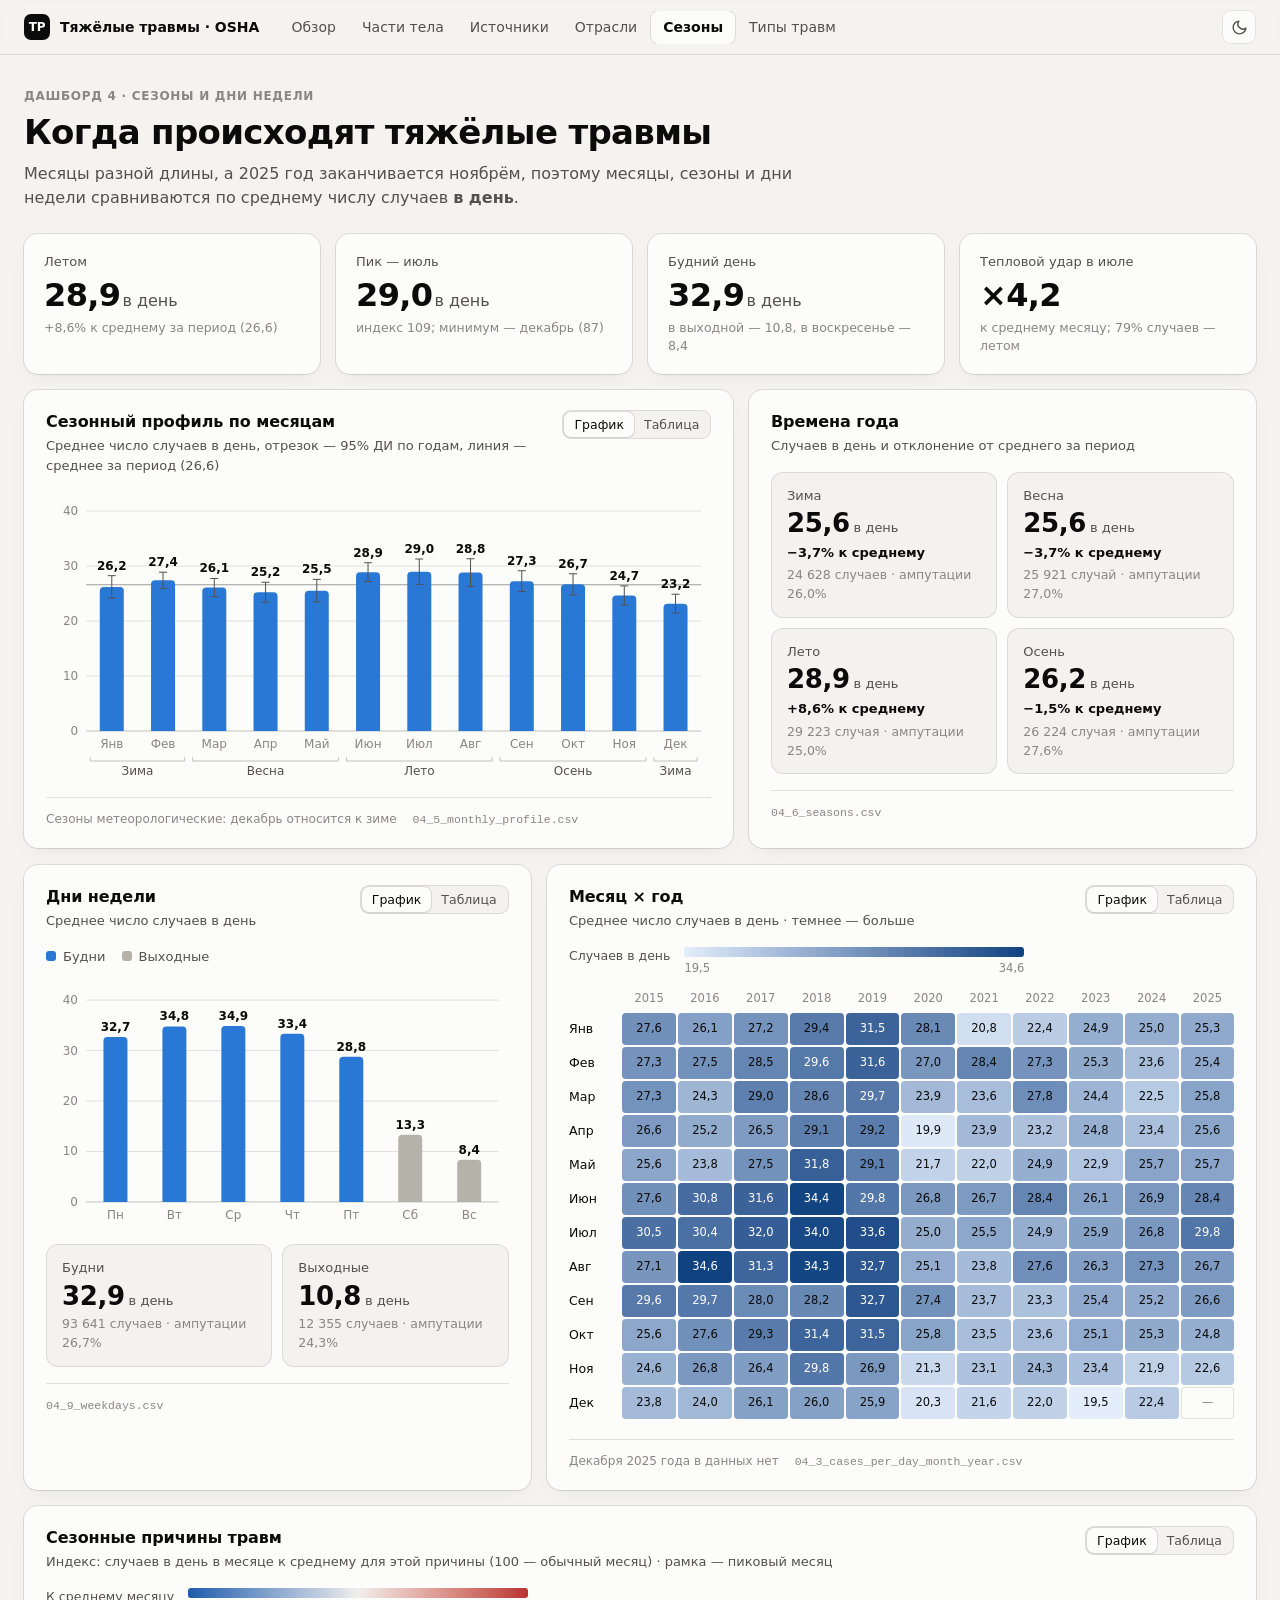
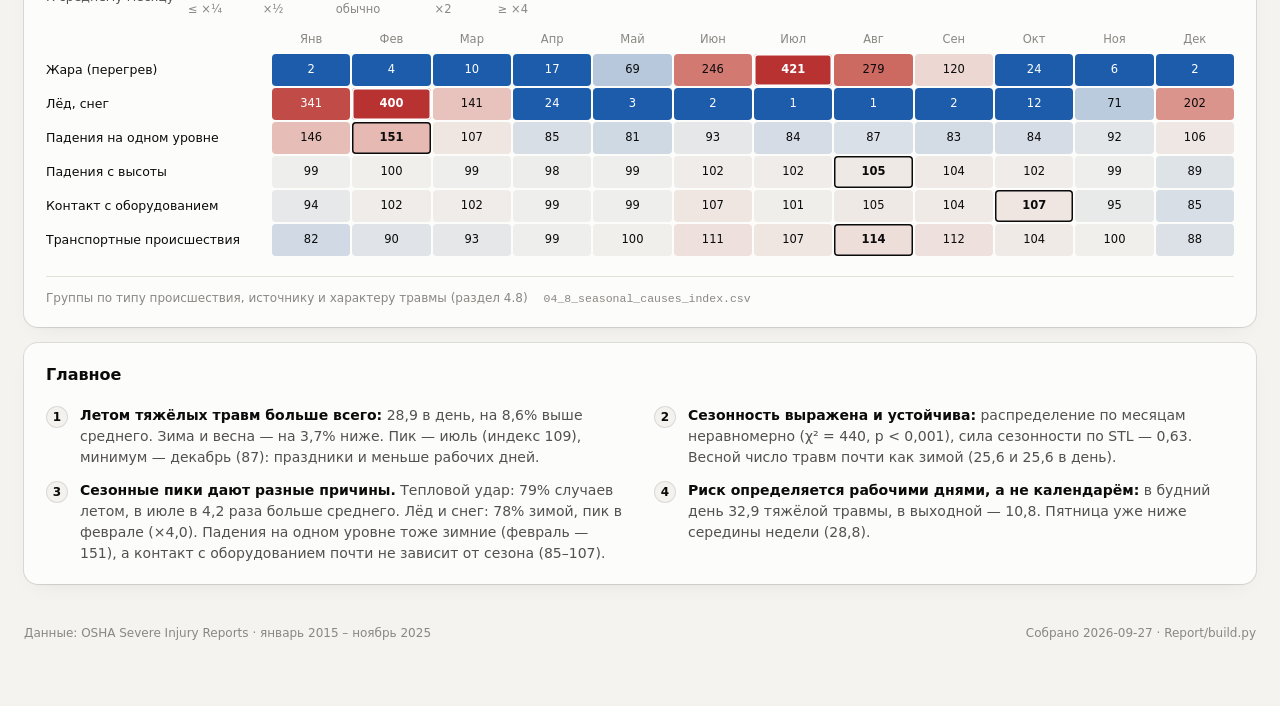
<file: Report/04_seasons.html>
<!doctype html>
<html lang="ru">
<head>
  <meta charset="utf-8">
  <meta name="viewport" content="width=device-width, initial-scale=1">
  <title>Сезоны · OSHA</title>
  <meta name="description" content="Когда происходят тяжёлые производственные травмы в США: месяцы, времена года, дни недели и сезонные причины.">
  <script>try{var t=localStorage.getItem('report-theme');if(t==='light'||t==='dark')document.documentElement.dataset.theme=t}catch(e){}</script>
  <link rel="stylesheet" href="assets/style.css">
</head>
<body>
  <header class="topbar">
    <div class="topbar-inner">
      <a class="brand" href="index.html"><span class="brand-mark">TP</span><span class="brand-text">Тяжёлые травмы · OSHA</span></a>
      <nav class="nav" aria-label="Дашборды">
        <a href="index.html">Обзор</a>
        <a href="01_body_parts.html">Части тела</a>
        <a href="02_sources.html">Источники</a>
        <a href="03_industries.html">Отрасли</a>
        <a href="04_seasons.html" aria-current="page">Сезоны</a>
        <a href="05_nature.html">Типы травм</a>
      </nav>
      <button type="button" class="theme-btn" aria-label="Тема"></button>
    </div>
  </header>

  <main class="page">
    <header class="hero">
      <p class="eyebrow">Дашборд 4 · Сезоны и дни недели</p>
      <h1>Когда происходят тяжёлые травмы</h1>
      <p class="lede">Месяцы разной длины, а 2025 год заканчивается ноябрём, поэтому месяцы, сезоны и дни недели сравниваются по среднему числу случаев <strong>в день</strong>.</p>
    </header>

    <section class="grid kpis" id="kpis" aria-label="Ключевые показатели"></section>

    <div class="grid cols-7-5">
      <section class="card" id="card-months" aria-labelledby="h-months">
        <div class="card-head">
          <div>
            <h2 id="h-months">Сезонный профиль по месяцам</h2>
            <p class="sub" id="sub-months"></p>
          </div>
          <div class="seg" role="group" aria-label="Вид">
            <button type="button" data-view="chart" aria-pressed="true">График</button>
            <button type="button" data-view="table" aria-pressed="false">Таблица</button>
          </div>
        </div>
        <div class="chart"></div>
        <div class="table-wrap" hidden></div>
        <div class="card-foot"><span>Сезоны метеорологические: декабрь относится к зиме</span><span><code>04_5_monthly_profile.csv</code></span></div>
      </section>

      <section class="card" id="card-seasons" aria-labelledby="h-seasons">
        <div class="card-head">
          <div>
            <h2 id="h-seasons">Времена года</h2>
            <p class="sub">Случаев в день и отклонение от среднего за период</p>
          </div>
        </div>
        <div class="tiles tiles-2" id="season-tiles"></div>
        <div class="card-foot"><span><code>04_6_seasons.csv</code></span></div>
      </section>
    </div>

    <div class="grid cols-5-7">
      <section class="card" id="card-weekdays" aria-labelledby="h-weekdays">
        <div class="card-head">
          <div>
            <h2 id="h-weekdays">Дни недели</h2>
            <p class="sub">Среднее число случаев в день</p>
          </div>
          <div class="seg" role="group" aria-label="Вид">
            <button type="button" data-view="chart" aria-pressed="true">График</button>
            <button type="button" data-view="table" aria-pressed="false">Таблица</button>
          </div>
        </div>
        <div id="weekday-legend"></div>
        <div class="chart"></div>
        <div class="table-wrap" hidden></div>
        <div class="tiles tiles-2" id="weekday-tiles" style="margin-top:14px"></div>
        <div class="card-foot"><span><code>04_9_weekdays.csv</code></span></div>
      </section>

      <section class="card" id="card-month-year" aria-labelledby="h-month-year">
        <div class="card-head">
          <div>
            <h2 id="h-month-year">Месяц × год</h2>
            <p class="sub">Среднее число случаев в день · темнее — больше</p>
          </div>
          <div class="seg" role="group" aria-label="Вид">
            <button type="button" data-view="chart" aria-pressed="true">График</button>
            <button type="button" data-view="table" aria-pressed="false">Таблица</button>
          </div>
        </div>
        <div class="chart"></div>
        <div class="table-wrap" hidden></div>
        <div class="card-foot"><span>Декабря 2025 года в данных нет</span><span><code>04_3_cases_per_day_month_year.csv</code></span></div>
      </section>
    </div>

    <div class="grid">
      <section class="card" id="card-causes" aria-labelledby="h-causes">
        <div class="card-head">
          <div>
            <h2 id="h-causes">Сезонные причины травм</h2>
            <p class="sub">Индекс: случаев в день в месяце к среднему для этой причины (100 — обычный месяц) · рамка — пиковый месяц</p>
          </div>
          <div class="seg" role="group" aria-label="Вид">
            <button type="button" data-view="chart" aria-pressed="true">График</button>
            <button type="button" data-view="table" aria-pressed="false">Таблица</button>
          </div>
        </div>
        <div class="chart"></div>
        <div class="table-wrap" hidden></div>
        <div class="card-foot"><span>Группы по типу происшествия, источнику и характеру травмы (раздел 4.8)</span><span><code>04_8_seasonal_causes_index.csv</code></span></div>
      </section>
    </div>

    <section class="card insights" aria-labelledby="h-insights">
      <div class="card-head"><h2 id="h-insights">Главное</h2></div>
      <ol id="insights" class="two-col"></ol>
    </section>

    <footer class="footer">
      <span>Данные: OSHA Severe Injury Reports · <span id="period"></span></span>
      <span id="built"></span>
    </footer>
  </main>

  <script src="assets/data.js"></script>
  <script src="assets/charts.js"></script>
  <script>
    (function () {
      const D = window.REPORT_DATA;
      const S = D.seasons;
      const { fmt, casesWord, h, tt, rich, kpi } = Report;

      document.getElementById('period').textContent = D.meta.period;
      document.getElementById('built').textContent = `Собрано ${D.meta.built} · Report/build.py`;

      const SEASON_RU = Object.fromEntries(S.seasons.map((s) => [s.key, s.ru]));
      const peak = S.monthly.reduce((a, b) => (b.perDay > a.perDay ? b : a));
      const low = S.monthly.reduce((a, b) => (b.perDay < a.perDay ? b : a));
      const summer = S.seasons.find((s) => s.key === 'summer');
      const weekday = S.weekdays.filter((d) => d.day <= 5);
      const weekend = S.weekdays.filter((d) => d.day > 5);
      const perDay = (rows) => rows.reduce((a, d) => a + d.cases, 0) / rows.reduce((a, d) => a + d.days, 0);
      const heat = S.causes.find((c) => c.key === 'heat');
      const ice = S.causes.find((c) => c.key === 'ice');
      const monthIndex = (short) => fmt.monthsShort.indexOf(short);

      // ---------- KPI ----------
      document.getElementById('kpis').append(
        kpi({ label: 'Летом', value: fmt.num(summer.perDay), unit: 'в день', note: `${fmt.signed(summer.vsMean)}% к среднему за период (${fmt.num(S.perDayAll)})` }),
        kpi({ label: `Пик — ${fmt.months[peak.month - 1].toLowerCase()}`, value: fmt.num(peak.perDay), unit: 'в день', note: `индекс ${Math.round(peak.index)}; минимум — ${fmt.months[low.month - 1].toLowerCase()} (${Math.round(low.index)})` }),
        kpi({ label: 'Будний день', value: fmt.num(perDay(weekday)), unit: 'в день', note: `в выходной — ${fmt.num(perDay(weekend))}, в воскресенье — ${fmt.num(S.weekdays[6].perDay)}` }),
        kpi({ label: `Тепловой удар в ${fmt.monthsIn[monthIndex(heat.peak)]}`, value: '×' + fmt.num(heat.peakIndex / 100), note: `к среднему месяцу; ${fmt.pct(heat.summer, 0)} случаев — летом` })
      );

      // ---------- Месяцы ----------
      document.getElementById('sub-months').textContent = `Среднее число случаев в день, отрезок — 95% ДИ по годам, линия — среднее за период (${fmt.num(S.perDayAll)})`;
      const SEASON_GROUPS = [
        { label: 'Зима', from: 0, to: 1 },
        { label: 'Весна', from: 2, to: 4 },
        { label: 'Лето', from: 5, to: 7 },
        { label: 'Осень', from: 8, to: 10 },
        { label: 'Зима', from: 11, to: 11 },
      ];
      Report.card('card-months', {
        responsive: true,
        render: (el) =>
          Report.columns(el, {
            height: 290,
            items: S.monthly.map((m) => ({
              ...m,
              label: fmt.monthsShort[m.month - 1],
              short: fmt.monthsShort[m.month - 1][0],
              value: m.perDay,
              lo: m.perDay - m.ci,
              hi: m.perDay + m.ci,
              text: fmt.num(m.perDay),
              color: 'var(--c1)',
            })),
            groups: SEASON_GROUPS,
            ref: { value: S.perDayAll },
            yFormat: (v) => fmt.int(v),
            labelEvery: 40,
            tip: (m) => [
              tt.title(fmt.months[m.month - 1]),
              tt.kv('Случаев в день', fmt.num(m.perDay)),
              tt.kv('95% ДИ', `${fmt.num(m.perDay - m.ci)}–${fmt.num(m.perDay + m.ci)}`),
              tt.kv('Индекс сезонности', String(Math.round(m.index))),
              tt.kv('Сезон', SEASON_RU[m.season]),
            ],
          }),
        table: {
          columns: [
            { label: 'Месяц', value: (m) => fmt.months[m.month - 1] },
            { label: 'Сезон', value: (m) => SEASON_RU[m.season] },
            { label: 'Случаев в день', num: true, value: (m) => fmt.num(m.perDay) },
            { label: '95% ДИ', num: true, value: (m) => `${fmt.num(m.perDay - m.ci)}–${fmt.num(m.perDay + m.ci)}` },
            { label: 'Индекс', num: true, value: (m) => String(Math.round(m.index)) },
          ],
          rows: S.monthly,
        },
      });

      // ---------- Времена года ----------
      document.getElementById('season-tiles').append(
        ...S.seasons.map((s) =>
          h('div', { class: 'tile' },
            h('span', { class: 'tile-name', text: s.ru }),
            h('span', { class: 'tile-value' }, fmt.num(s.perDay), h('small', { text: 'в день' })),
            h('span', { class: 'tile-delta', text: `${fmt.signed(s.vsMean)}% к среднему` }),
            h('span', { class: 'tile-note', text: `${fmt.int(s.cases)} ${casesWord(s.cases)} · ампутации ${fmt.pct(s.amputation)}` }))
        )
      );

      // ---------- Дни недели ----------
      document.getElementById('weekday-legend').append(
        Report.legend([
          { key: 'work', label: 'Будни', color: 'var(--c1)' },
          { key: 'off', label: 'Выходные', color: 'var(--other)' },
        ])
      );
      Report.card('card-weekdays', {
        responsive: true,
        render: (el) =>
          Report.columns(el, {
            height: 250,
            items: S.weekdays.map((d) => ({ ...d, label: d.ru, value: d.perDay, text: fmt.num(d.perDay), color: d.day <= 5 ? 'var(--c1)' : 'var(--other)' })),
            yFormat: (v) => fmt.int(v),
            tip: (d) => [
              tt.title(d.ru),
              tt.kv('Случаев в день', fmt.num(d.perDay)),
              tt.kv('Всего случаев', fmt.int(d.cases)),
              tt.kv('Доля ампутаций', fmt.pct(d.amputation)),
            ],
          }),
        table: {
          columns: [
            { label: 'День', value: (d) => d.ru },
            { label: 'Случаев', num: true, value: (d) => fmt.int(d.cases) },
            { label: 'Дней', num: true, value: (d) => fmt.int(d.days) },
            { label: 'В день', num: true, value: (d) => fmt.num(d.perDay) },
            { label: 'Ампутации', num: true, value: (d) => fmt.pct(d.amputation) },
          ],
          rows: S.weekdays,
        },
      });

      const ampShare = (rows) => rows.reduce((a, d) => a + d.amputation * d.cases, 0) / rows.reduce((a, d) => a + d.cases, 0);
      document.getElementById('weekday-tiles').append(
        ...[['Будни', weekday], ['Выходные', weekend]].map(([name, rows]) =>
          h('div', { class: 'tile' },
            h('span', { class: 'tile-name', text: name }),
            h('span', { class: 'tile-value' }, fmt.num(perDay(rows)), h('small', { text: 'в день' })),
            h('span', { class: 'tile-note', text: `${fmt.int(rows.reduce((a, d) => a + d.cases, 0))} случаев · ампутации ${fmt.pct(ampShare(rows))}` })))
      );

      // ---------- Месяц × год ----------
      const MY = S.monthYear;
      const allValues = MY.values.flat().filter((v) => v != null);
      Report.card('card-month-year', {
        responsive: true,
        render: (el) => {
          const color = Report.sequentialScale(Math.min(...allValues), Math.max(...allValues));
          const legend = Report.scaleLegend(color, {
            from: Math.min(...allValues),
            to: Math.max(...allValues),
            title: 'Случаев в день',
            ticks: [{ at: 0, label: fmt.num(Math.min(...allValues)) }, { at: 1, label: fmt.num(Math.max(...allValues)) }],
          });
          const box = h('div');
          Report.heatmap(box, {
            rows: MY.months.map((m) => ({ label: m })),
            cols: MY.years.map((y) => ({ label: String(y) })),
            label: 'minmax(2.6rem, 3.2rem)',
            minCell: 38,
            cell: (i, j) => {
              const v = MY.values[i][j];
              return v == null ? null : { value: v, text: fmt.num(v), color: color(v) };
            },
            tip: (i, j) => [
              tt.title(`${fmt.months[i]} ${MY.years[j]}`),
              tt.kv('Случаев в день', fmt.num(MY.values[i][j])),
              tt.kv('К среднему за период', `${fmt.signed(100 * (MY.values[i][j] / S.perDayAll - 1), 0)}%`),
            ],
          });
          el.replaceChildren(legend, box);
        },
        table: {
          columns: [{ label: 'Месяц', value: (r) => r.month }, ...MY.years.map((y, j) => ({ label: String(y), num: true, value: (r) => (r.values[j] == null ? '—' : fmt.num(r.values[j])) }))],
          rows: MY.months.map((month, i) => ({ month, values: MY.values[i] })),
        },
      });

      // ---------- Сезонные причины ----------
      Report.card('card-causes', {
        responsive: true,
        render: (el) => {
          const color = Report.divergingScale(2);
          const legend = Report.scaleLegend((t) => color(t), {
            from: -2,
            to: 2,
            title: 'К среднему месяцу',
            ticks: [
              { at: 0, label: '≤ ×¼' },
              { at: 0.25, label: '×½' },
              { at: 0.5, label: 'обычно' },
              { at: 0.75, label: '×2' },
              { at: 1, label: '≥ ×4' },
            ],
          });
          const box = h('div');
          Report.heatmap(box, {
            rows: S.causes.map((c) => ({ label: c.ru })),
            cols: fmt.monthsShort.map((m) => ({ label: m })),
            label: 'minmax(8rem, 14rem)',
            cell: (i, j) => {
              const c = S.causes[i];
              const v = S.causeIndex[c.ru][j];
              return { value: v, text: String(Math.round(v)), color: color(Math.log2(Math.max(v, 1) / 100)), strong: j === monthIndex(c.peak) };
            },
            tip: (i, j) => {
              const c = S.causes[i];
              const v = S.causeIndex[c.ru][j];
              return [
                tt.title(`${c.ru} · ${fmt.months[j]}`),
                tt.kv('Индекс', String(Math.round(v))),
                tt.kv('К среднему месяцу', v >= 100 ? `×${fmt.num(v / 100)}` : `${fmt.signed(v - 100, 0)}%`),
                tt.kv('Пик', `${c.peak} (${Math.round(c.peakIndex)})`),
                tt.kv('Летом / зимой', `${fmt.pct(c.summer)} / ${fmt.pct(c.winter)}`),
                tt.kv('Случаев всего', fmt.int(c.cases)),
              ];
            },
          });
          el.replaceChildren(legend, box);
        },
        table: {
          columns: [
            { label: 'Причина', value: (c) => c.ru },
            { label: 'Случаев', num: true, value: (c) => fmt.int(c.cases) },
            { label: 'Пик', value: (c) => `${c.peak} (${Math.round(c.peakIndex)})` },
            { label: 'Минимум', value: (c) => `${c.low} (${Math.round(c.lowIndex)})` },
            { label: 'Летом', num: true, value: (c) => fmt.pct(c.summer) },
            { label: 'Зимой', num: true, value: (c) => fmt.pct(c.winter) },
          ],
          rows: S.causes,
        },
      });

      // ---------- Выводы ----------
      const winter = S.seasons.find((s) => s.key === 'winter');
      const spring = S.seasons.find((s) => s.key === 'spring');
      const fallSame = S.causes.find((c) => c.key === 'fall_same');
      const contact = S.causes.find((c) => c.key === 'contact');
      const friday = S.weekdays[4];
      const insights = [
        `**Летом тяжёлых травм больше всего:** ${fmt.num(summer.perDay)} в день, на ${fmt.num(summer.vsMean)}% выше среднего. Зима и весна — на ${fmt.num(Math.abs(winter.vsMean))}% ниже. ` +
          `Пик — ${fmt.months[peak.month - 1].toLowerCase()} (индекс ${Math.round(peak.index)}), минимум — ${fmt.months[low.month - 1].toLowerCase()} (${Math.round(low.index)}): праздники и меньше рабочих дней.`,
        `**Сезонность выражена и устойчива:** распределение по месяцам неравномерно (χ² = 440, p < 0,001), сила сезонности по STL — 0,63. Весной число травм почти как зимой (${fmt.num(spring.perDay)} и ${fmt.num(winter.perDay)} в день).`,
        `**Сезонные пики дают разные причины.** Тепловой удар: ${fmt.pct(heat.summer, 0)} случаев летом, в ${fmt.monthsIn[monthIndex(heat.peak)]} в ${fmt.num(heat.peakIndex / 100)} раза больше среднего. ` +
          `Лёд и снег: ${fmt.pct(ice.winter, 0)} зимой, пик в феврале (×${fmt.num(ice.peakIndex / 100)}). Падения на одном уровне тоже зимние (февраль — ${Math.round(fallSame.peakIndex)}), а контакт с оборудованием почти не зависит от сезона (${Math.round(contact.lowIndex)}–${Math.round(contact.peakIndex)}).`,
        `**Риск определяется рабочими днями, а не календарём:** в будний день ${fmt.num(perDay(weekday))} тяжёлой травмы, в выходной — ${fmt.num(perDay(weekend))}. Пятница уже ниже середины недели (${fmt.num(friday.perDay)}).`,
      ];
      document.getElementById('insights').append(...insights.map((t) => h('li', null, rich(t))));
    })();
  </script>
</body>
</html>
</file>
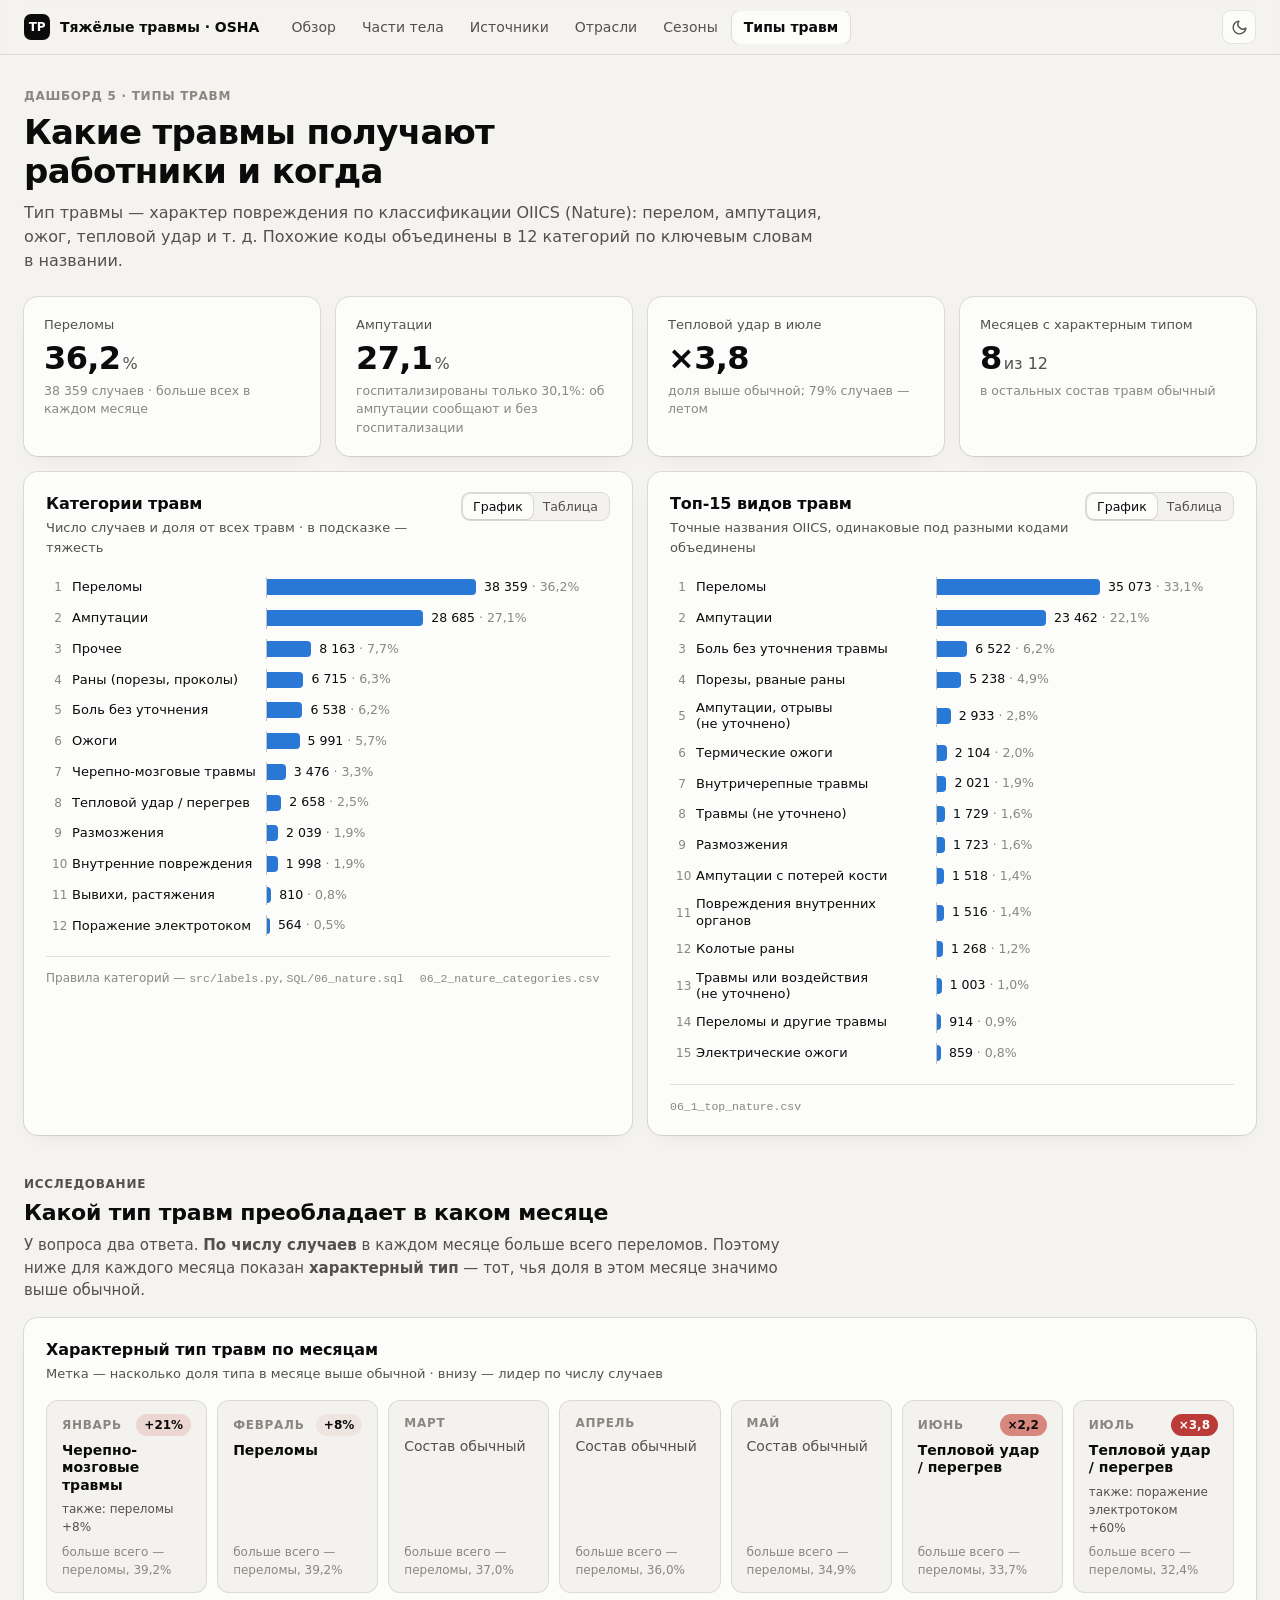
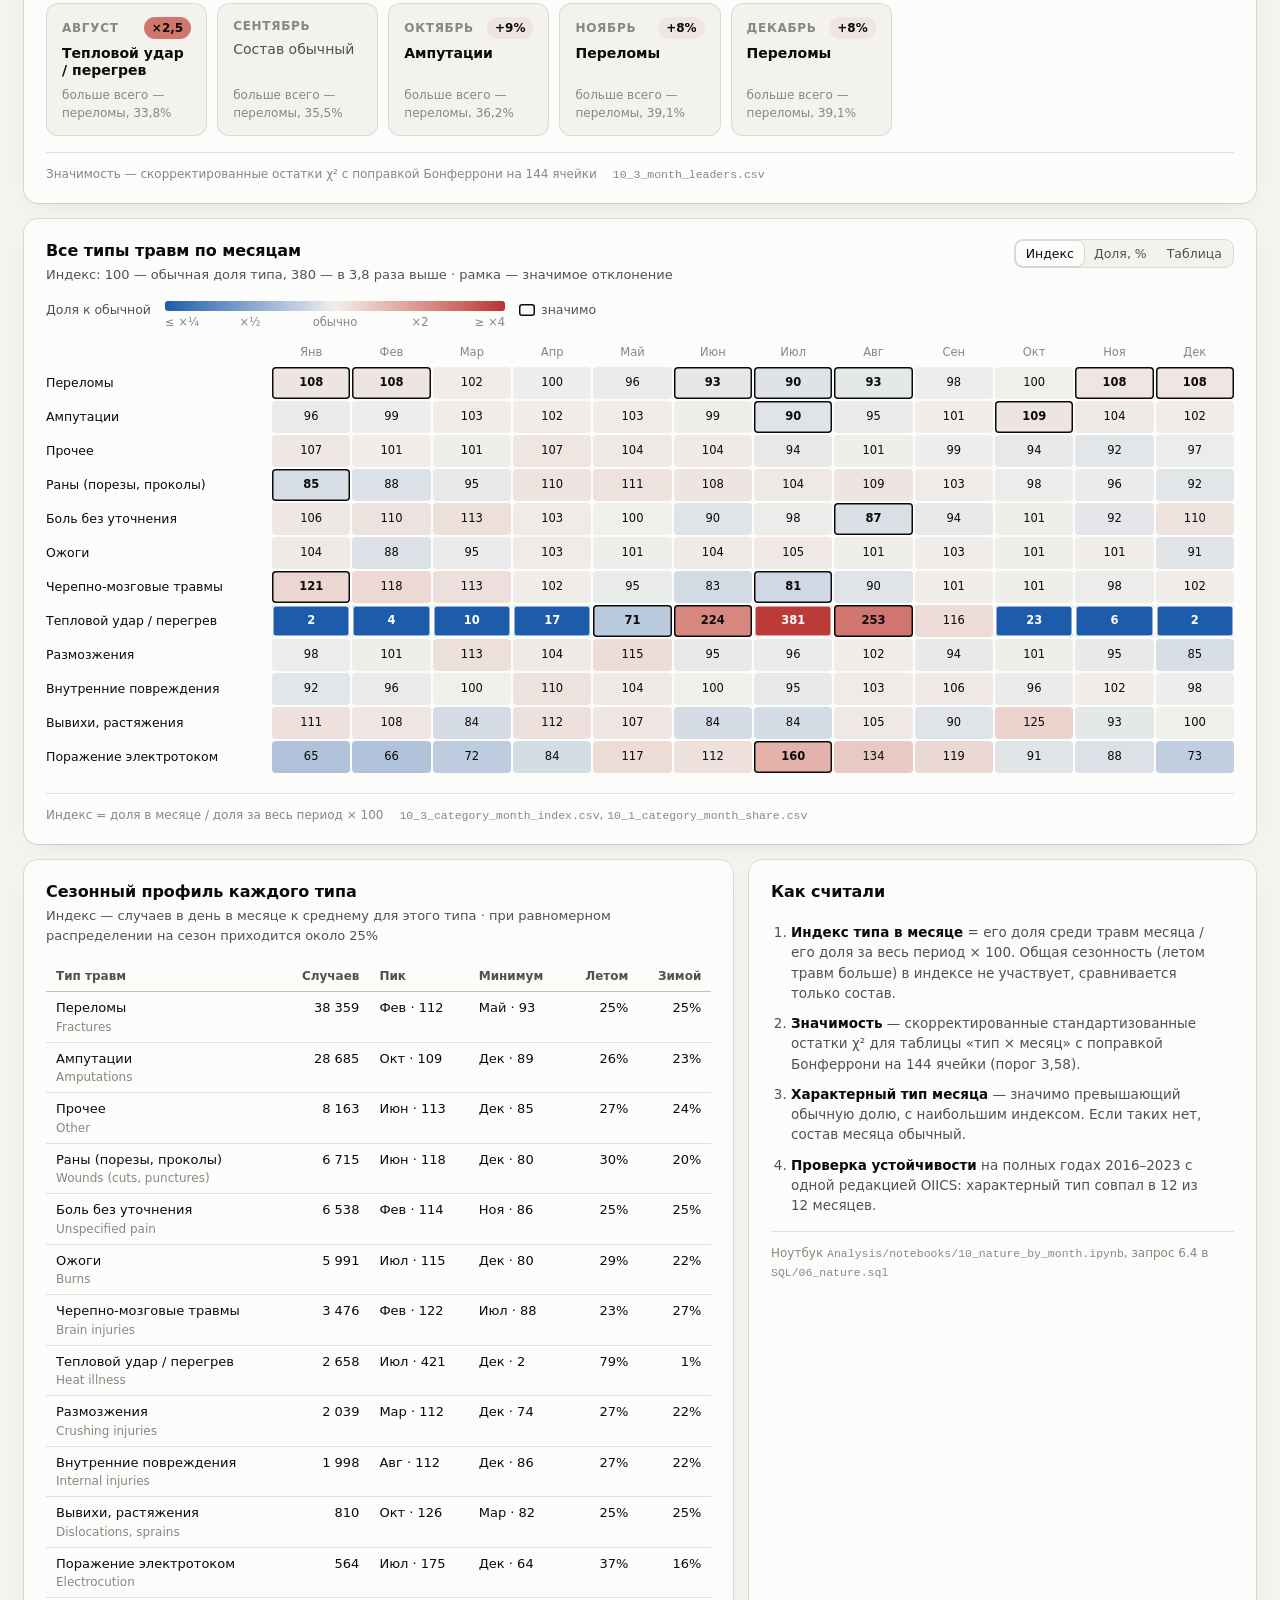
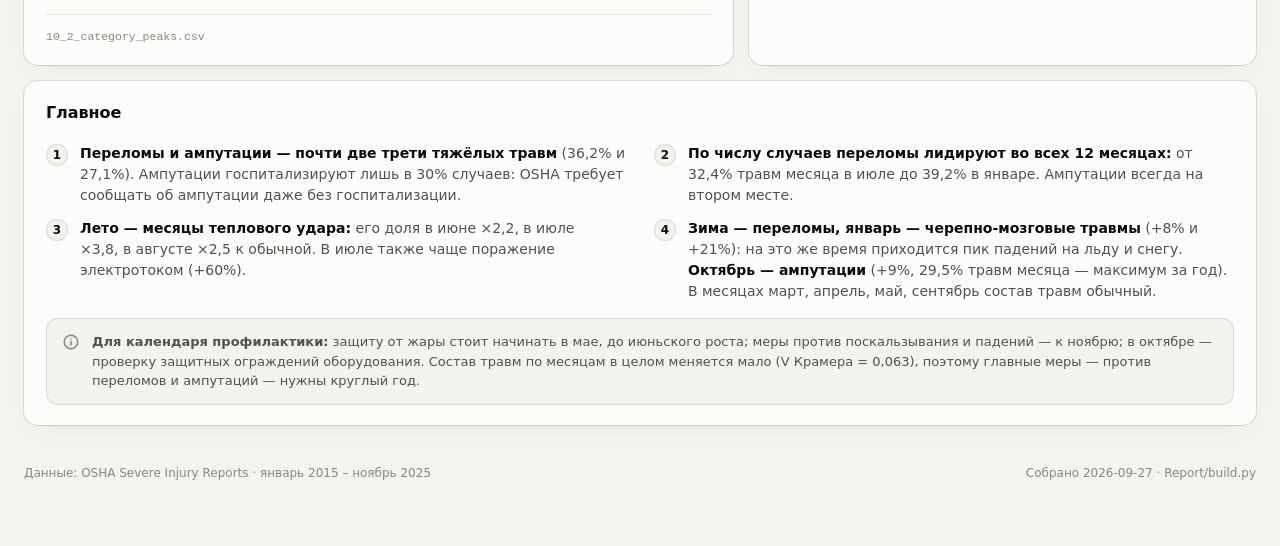
<file: Report/05_nature.html>
<!doctype html>
<html lang="ru">
<head>
  <meta charset="utf-8">
  <meta name="viewport" content="width=device-width, initial-scale=1">
  <title>Типы травм · OSHA</title>
  <meta name="description" content="Какие тяжёлые травмы получают работники в США и какой тип травм преобладает в каждом месяце.">
  <script>try{var t=localStorage.getItem('report-theme');if(t==='light'||t==='dark')document.documentElement.dataset.theme=t}catch(e){}</script>
  <link rel="stylesheet" href="assets/style.css">
</head>
<body>
  <header class="topbar">
    <div class="topbar-inner">
      <a class="brand" href="index.html"><span class="brand-mark">TP</span><span class="brand-text">Тяжёлые травмы · OSHA</span></a>
      <nav class="nav" aria-label="Дашборды">
        <a href="index.html">Обзор</a>
        <a href="01_body_parts.html">Части тела</a>
        <a href="02_sources.html">Источники</a>
        <a href="03_industries.html">Отрасли</a>
        <a href="04_seasons.html">Сезоны</a>
        <a href="05_nature.html" aria-current="page">Типы травм</a>
      </nav>
      <button type="button" class="theme-btn" aria-label="Тема"></button>
    </div>
  </header>

  <main class="page">
    <header class="hero">
      <p class="eyebrow">Дашборд 5 · Типы травм</p>
      <h1>Какие травмы получают работники и когда</h1>
      <p class="lede">Тип травмы — характер повреждения по классификации OIICS (Nature): перелом, ампутация, ожог, тепловой удар и т. д. Похожие коды объединены в 12 категорий по ключевым словам в названии.</p>
    </header>

    <section class="grid kpis" id="kpis" aria-label="Ключевые показатели"></section>

    <div class="grid cols-2">
      <section class="card" id="card-categories" aria-labelledby="h-categories">
        <div class="card-head">
          <div>
            <h2 id="h-categories">Категории травм</h2>
            <p class="sub">Число случаев и доля от всех травм<span class="screen-only"> · в подсказке — тяжесть</span></p>
          </div>
          <div class="seg" role="group" aria-label="Вид">
            <button type="button" data-view="chart" aria-pressed="true">График</button>
            <button type="button" data-view="table" aria-pressed="false">Таблица</button>
          </div>
        </div>
        <div class="chart"></div>
        <div class="table-wrap" hidden></div>
        <div class="card-foot"><span>Правила категорий — <code>src/labels.py</code>, <code>SQL/06_nature.sql</code></span><span><code>06_2_nature_categories.csv</code></span></div>
      </section>

      <section class="card" id="card-top" aria-labelledby="h-top">
        <div class="card-head">
          <div>
            <h2 id="h-top">Топ-15 видов травм</h2>
            <p class="sub">Точные названия OIICS, одинаковые под разными кодами объединены</p>
          </div>
          <div class="seg" role="group" aria-label="Вид">
            <button type="button" data-view="chart" aria-pressed="true">График</button>
            <button type="button" data-view="table" aria-pressed="false">Таблица</button>
          </div>
        </div>
        <div class="chart"></div>
        <div class="table-wrap" hidden></div>
        <div class="card-foot"><span><code>06_1_top_nature.csv</code></span></div>
      </section>
    </div>

    <header class="section-head" id="research">
      <p class="eyebrow">Исследование</p>
      <h2>Какой тип травм преобладает в каком месяце</h2>
      <p>У вопроса два ответа. <strong>По числу случаев</strong> в каждом месяце больше всего переломов. Поэтому ниже для каждого месяца показан <strong>характерный тип</strong> — тот, чья доля в этом месяце значимо выше обычной.</p>
    </header>

    <section class="card" id="card-months" aria-labelledby="h-months">
      <div class="card-head">
        <div>
          <h2 id="h-months">Характерный тип травм по месяцам</h2>
          <p class="sub">Метка — насколько доля типа в месяце выше обычной · внизу — лидер по числу случаев</p>
        </div>
      </div>
      <div class="month-grid" id="month-grid"></div>
      <div class="card-foot"><span>Значимость — скорректированные остатки χ² с поправкой Бонферрони на 144 ячейки</span><span><code>10_3_month_leaders.csv</code></span></div>
    </section>

    <div class="grid" style="margin-top:16px">
      <section class="card" id="card-matrix" aria-labelledby="h-matrix">
        <div class="card-head">
          <div>
            <h2 id="h-matrix">Все типы травм по месяцам</h2>
            <p class="sub" id="sub-matrix"></p>
          </div>
          <div class="seg" role="group" aria-label="Вид">
            <button type="button" data-view="index" aria-pressed="true">Индекс</button>
            <button type="button" data-view="share" aria-pressed="false">Доля, %</button>
            <button type="button" data-view="table" aria-pressed="false">Таблица</button>
          </div>
        </div>
        <div class="chart"></div>
        <div class="table-wrap" hidden></div>
        <div class="card-foot"><span>Индекс = доля в месяце / доля за весь период × 100</span><span><code>10_3_category_month_index.csv</code>, <code>10_1_category_month_share.csv</code></span></div>
      </section>
    </div>

    <div class="grid cols-7-5">
      <section class="card" id="card-peaks" aria-labelledby="h-peaks">
        <div class="card-head">
          <div>
            <h2 id="h-peaks">Сезонный профиль каждого типа</h2>
            <p class="sub">Индекс — случаев в день в месяце к среднему для этого типа · при равномерном распределении на сезон приходится около 25%</p>
          </div>
        </div>
        <div class="table-wrap" id="peaks-table"></div>
        <div class="card-foot"><span><code>10_2_category_peaks.csv</code></span></div>
      </section>

      <section class="card" aria-labelledby="h-method">
        <div class="card-head"><h2 id="h-method">Как считали</h2></div>
        <ol class="method-list" id="method"></ol>
        <div class="card-foot"><span>Ноутбук <code>Analysis/notebooks/10_nature_by_month.ipynb</code>, запрос 6.4 в <code>SQL/06_nature.sql</code></span></div>
      </section>
    </div>

    <section class="card insights" aria-labelledby="h-insights">
      <div class="card-head"><h2 id="h-insights">Главное</h2></div>
      <ol id="insights" class="two-col"></ol>
      <div class="note">
        <svg viewBox="0 0 24 24" fill="none" stroke="currentColor" stroke-width="2" stroke-linecap="round" aria-hidden="true"><circle cx="12" cy="12" r="9"/><path d="M12 11v5M12 8h.01"/></svg>
        <div>
          <p id="calendar"></p>
        </div>
      </div>
    </section>

    <footer class="footer">
      <span>Данные: OSHA Severe Injury Reports · <span id="period"></span></span>
      <span id="built"></span>
    </footer>
  </main>

  <script src="assets/data.js"></script>
  <script src="assets/charts.js"></script>
  <script>
    (function () {
      const D = window.REPORT_DATA;
      const N = D.nature;
      const R = N.research;
      const { fmt, casesWord, h, tt, rich, kpi } = Report;

      document.getElementById('period').textContent = D.meta.period;
      document.getElementById('built').textContent = `Собрано ${D.meta.built} · Report/build.py`;

      const cat = (ru) => N.categories.find((c) => c.ru === ru);
      const peakOf = (ru) => R.peaks.find((p) => p.ru === ru);
      const FRACT = 'Переломы';
      const AMP = 'Ампутации';
      const HEAT = 'Тепловой удар / перегрев';
      const heatPeak = R.leaders.reduce((a, l) => (R.index[HEAT][l.month - 1] > R.index[HEAT][a.month - 1] ? l : a));
      const withType = R.leaders.filter((l) => l.characteristic);
      const significant = (c, j) => R.resid[c][j] > R.crit;
      // Метка: во сколько раз доля выше обычной
      const lift = (idx) => (idx >= 200 ? `×${fmt.num(idx / 100)}` : `${fmt.signed(idx - 100, 0)}%`);

      // ---------- KPI ----------
      document.getElementById('kpis').append(
        kpi({ label: FRACT, value: fmt.num(cat(FRACT).pct), unit: '%', note: `${fmt.int(cat(FRACT).cases)} ${casesWord(cat(FRACT).cases)} · больше всех в каждом месяце` }),
        kpi({ label: AMP, value: fmt.num(cat(AMP).pct), unit: '%', note: `госпитализированы только ${fmt.pct(cat(AMP).hospitalized)}: об ампутации сообщают и без госпитализации` }),
        kpi({ label: `Тепловой удар в ${fmt.monthsIn[heatPeak.month - 1]}`, value: '×' + fmt.num(R.index[HEAT][heatPeak.month - 1] / 100), note: `доля выше обычной; ${fmt.pct(peakOf(HEAT).summer, 0)} случаев — летом` }),
        kpi({ label: 'Месяцев с характерным типом', value: String(withType.length), unit: 'из 12', note: 'в остальных состав травм обычный' })
      );

      // ---------- Категории и виды ----------
      Report.card('card-categories', {
        render: (el) =>
          Report.hbar(el, {
            rows: N.categories.map((c, i) => ({
              data: c,
              rank: i + 1,
              label: c.ru,
              values: [{ value: c.cases, color: 'var(--c1)', text: fmt.int(c.cases), extra: fmt.pct(c.pct) }],
            })),
            tip: ({ data: c }) => [
              tt.title(c.ru),
              tt.sub(c.en),
              tt.kv('Случаев', fmt.int(c.cases)),
              tt.kv('Доля от всех травм', fmt.pct(c.pct)),
              tt.kv('Госпитализация', fmt.pct(c.hospitalized)),
              tt.kv('Ампутация', fmt.pct(c.amputation)),
            ],
          }),
        table: {
          columns: [
            { label: 'Категория', value: (c) => c.ru, sub: (c) => c.en },
            { label: 'Случаев', num: true, value: (c) => fmt.int(c.cases) },
            { label: 'Доля', num: true, value: (c) => fmt.pct(c.pct) },
            { label: 'Госпитализация', num: true, value: (c) => fmt.pct(c.hospitalized) },
            { label: 'Ампутация', num: true, value: (c) => fmt.pct(c.amputation) },
          ],
          rows: N.categories,
        },
      });

      const top = N.top.slice(0, 15);
      Report.card('card-top', {
        render: (el) =>
          Report.hbar(el, {
            rows: top.map((r) => ({
              data: r,
              rank: r.rank,
              label: r.ru,
              values: [{ value: r.cases, color: 'var(--c1)', text: fmt.int(r.cases), extra: fmt.pct(r.pct) }],
            })),
            tip: ({ data: r }) => [tt.title(r.ru), tt.sub(r.en), tt.kv('Случаев', fmt.int(r.cases)), tt.kv('Доля от всех травм', fmt.pct(r.pct)), tt.kv('Код OIICS', r.codes)],
          }),
        table: {
          columns: [
            { label: '№', num: true, value: (r) => String(r.rank) },
            { label: 'Вид травмы', value: (r) => r.ru, sub: (r) => r.en },
            { label: 'Код OIICS', value: (r) => r.codes },
            { label: 'Случаев', num: true, value: (r) => fmt.int(r.cases) },
            { label: 'Доля', num: true, value: (r) => fmt.pct(r.pct) },
          ],
          rows: top,
        },
      });

      // ---------- Плитки месяцев ----------
      function drawMonths() {
        const color = Report.divergingScale(2);
        document.getElementById('month-grid').replaceChildren(
          ...R.leaders.map((l) => {
            const j = l.month - 1;
            const also = R.order.filter((c) => c !== l.characteristic && significant(c, j)).sort((a, b) => R.index[b][j] - R.index[a][j]);
            const bg = l.characteristic ? color(Math.log2(l.index / 100)) : null;
            return h('div', { class: 'tile month-tile' + (l.characteristic ? '' : ' usual') },
              h('div', { class: 'mname' },
                h('span', { text: fmt.months[j] }),
                l.characteristic ? h('span', { class: 'badge', style: { background: bg, color: Report.inkOn(bg) }, text: lift(l.index) }) : null),
              h('div', { class: 'mtype', text: l.characteristic ?? 'Состав обычный' }),
              also.length ? h('div', { class: 'malso', text: 'также: ' + also.map((c) => `${c.toLowerCase()} ${lift(R.index[c][j])}`).join(', ') }) : null,
              h('div', { class: 'mnote', text: `больше всего — ${l.leader.toLowerCase()}, ${fmt.pct(l.leaderPct)}` }));
          })
        );
      }
      drawMonths();
      Report.onThemeChange(drawMonths);

      // ---------- Тепловая карта: индекс и доля ----------
      const cats = R.order;
      const matrixTip = (i, j) => {
        const c = cats[i];
        const r = R.resid[c][j];
        return [
          tt.title(`${c} · ${fmt.months[j]}`),
          tt.kv('Доля среди травм месяца', fmt.pct(R.share[c][j])),
          tt.kv('Обычная доля', fmt.pct(R.shareAll[c])),
          tt.kv('Индекс', `${Math.round(R.index[c][j])} (${lift(R.index[c][j])})`),
          tt.kv('Значимо', Math.abs(r) > R.crit ? `да, ${r > 0 ? 'чаще' : 'реже'} обычного` : 'нет'),
        ];
      };
      const SUBS = {
        index: 'Индекс: 100 — обычная доля типа, 380 — в 3,8 раза выше · рамка — значимое отклонение',
        share: 'Доля каждого типа среди травм месяца, % · рамка — лидер месяца по числу случаев',
      };
      Report.card('card-matrix', {
        responsive: true,
        render: (el, view) => {
          document.getElementById('sub-matrix').textContent = SUBS[view] ?? SUBS.index;
          let legend;
          let cell;
          if (view === 'share') {
            const max = Math.max(...cats.flatMap((c) => R.share[c]));
            const color = Report.sequentialScale(0, max);
            legend = Report.scaleLegend(color, { from: 0, to: max, title: 'Доля в месяце', ticks: [{ at: 0, label: '0%' }, { at: 1, label: fmt.pct(max, 0) }] });
            cell = (i, j) => {
              const v = R.share[cats[i]][j];
              return { value: v, text: fmt.num(v), color: color(v), strong: R.leaders[j].leader === cats[i] };
            };
          } else {
            const color = Report.divergingScale(2);
            legend = Report.scaleLegend(color, {
              from: -2,
              to: 2,
              title: 'Доля к обычной',
              ticks: [
                { at: 0, label: '≤ ×¼' },
                { at: 0.25, label: '×½' },
                { at: 0.5, label: 'обычно' },
                { at: 0.75, label: '×2' },
                { at: 1, label: '≥ ×4' },
              ],
            });
            legend.append(h('span', { class: 'scale-extra' }, h('span', { class: 'swatch-strong' }), 'значимо'));
            cell = (i, j) => {
              const v = R.index[cats[i]][j];
              return { value: v, text: String(Math.round(v)), color: color(Math.log2(Math.max(v, 1) / 100)), strong: Math.abs(R.resid[cats[i]][j]) > R.crit };
            };
          }
          const box = h('div');
          Report.heatmap(box, {
            rows: cats.map((c) => ({ label: c })),
            cols: fmt.monthsShort.map((m) => ({ label: m })),
            label: 'minmax(9rem, 14rem)',
            cell,
            tip: matrixTip,
          });
          el.replaceChildren(legend, box);
        },
        table: {
          columns: [
            { label: 'Тип травм', value: (c) => c },
            ...fmt.monthsShort.map((m, j) => ({ label: m, num: true, value: (c) => String(Math.round(R.index[c][j])) + (Math.abs(R.resid[c][j]) > R.crit ? '*' : '') })),
            { label: 'Обычная доля', num: true, value: (c) => fmt.pct(R.shareAll[c]) },
          ],
          rows: cats,
        },
      });

      // ---------- Профиль каждого типа ----------
      document.getElementById('peaks-table').append(
        Report.table({
          columns: [
            { label: 'Тип травм', value: (p) => p.ru, sub: (p) => p.en },
            { label: 'Случаев', num: true, value: (p) => fmt.int(p.cases) },
            { label: 'Пик', value: (p) => `${p.peak} · ${Math.round(p.peakIndex)}` },
            { label: 'Минимум', value: (p) => `${p.low} · ${Math.round(p.lowIndex)}` },
            { label: 'Летом', num: true, value: (p) => fmt.pct(p.summer, 0) },
            { label: 'Зимой', num: true, value: (p) => fmt.pct(p.winter, 0) },
          ],
          rows: R.peaks,
        })
      );

      // ---------- Методика ----------
      document.getElementById('method').append(
        ...[
          `**Индекс типа в месяце** = его доля среди травм месяца / его доля за весь период × 100. Общая сезонность (летом травм больше) в индексе не участвует, сравнивается только состав.`,
          `**Значимость** — скорректированные стандартизованные остатки χ² для таблицы «тип × месяц» с поправкой Бонферрони на 144 ячейки (порог ${fmt.num(R.crit, 2)}).`,
          `**Характерный тип месяца** — значимо превышающий обычную долю, с наибольшим индексом. Если таких нет, состав месяца обычный.`,
          `**Проверка устойчивости** на полных годах 2016–2023 с одной редакцией OIICS: характерный тип совпал в ${R.robustSame} из 12 месяцев.`,
        ].map((t) => h('li', null, rich(t)))
      );

      // ---------- Выводы ----------
      const fr = R.share[FRACT];
      const frMin = fr.indexOf(Math.min(...fr));
      const frMax = fr.indexOf(Math.max(...fr));
      const idx = (c, m) => lift(R.index[c][m - 1]);
      const usual = R.leaders.filter((l) => !l.characteristic).map((l) => fmt.months[l.month - 1].toLowerCase());
      const insights = [
        `**Переломы и ампутации — почти две трети тяжёлых травм** (${fmt.pct(cat(FRACT).pct)} и ${fmt.pct(cat(AMP).pct)}). Ампутации госпитализируют лишь в ${fmt.pct(cat(AMP).hospitalized, 0)} случаев: OSHA требует сообщать об ампутации даже без госпитализации.`,
        `**По числу случаев переломы лидируют во всех 12 месяцах:** от ${fmt.pct(fr[frMin])} травм месяца в ${fmt.monthsIn[frMin]} до ${fmt.pct(fr[frMax])} в ${fmt.monthsIn[frMax]}. Ампутации всегда на втором месте.`,
        `**Лето — месяцы теплового удара:** его доля в июне ${idx(HEAT, 6)}, в июле ${idx(HEAT, 7)}, в августе ${idx(HEAT, 8)} к обычной. В июле также чаще поражение электротоком (${idx('Поражение электротоком', 7)}).`,
        `**Зима — переломы, январь — черепно-мозговые травмы** (${idx(FRACT, 1)} и ${idx('Черепно-мозговые травмы', 1)}): на это же время приходится пик падений на льду и снегу. **Октябрь — ампутации** (${idx(AMP, 10)}, ${fmt.pct(R.share[AMP][9])} травм месяца — максимум за год). В месяцах ${usual.join(', ')} состав травм обычный.`,
      ];
      document.getElementById('insights').append(...insights.map((t) => h('li', null, rich(t))));
      document.getElementById('calendar').append(
        ...rich('**Для календаря профилактики:** защиту от жары стоит начинать в мае, до июньского роста; меры против поскальзывания и падений — к ноябрю; в октябре — проверку защитных ограждений оборудования. Состав травм по месяцам в целом меняется мало (V Крамера = 0,063), поэтому главные меры — против переломов и ампутаций — нужны круглый год.')
      );
    })();
  </script>
</body>
</html>
</file>
<file: Report/assets/style.css>
/* Дашборды отчёта: общие стили. Цвета — токены, тёмная тема — свои шаги тех же палитр. */

:root {
  color-scheme: light;
  --page: #f4f3ef;
  --surface: #fcfcfb;
  --surface-2: #f3f2ee;
  --ink: #0b0b0b;
  --ink-2: #52514e;
  --muted: #898781;
  --grid: #e1e0d9;
  --axis: #c3c2b7;
  --ring: rgba(11, 11, 11, 0.10);
  --wash: rgba(11, 11, 11, 0.04);
  --accent: #2a78d6;
  --good: #006300;
  --shadow: 0 1px 2px rgba(11, 11, 11, 0.04), 0 8px 24px -12px rgba(11, 11, 11, 0.10);

  /* Категориальная палитра: порядок фиксирован, проверен валидатором (светлая тема) */
  --c1: #2a78d6;
  --c2: #eb6834;
  --c3: #1baf7a;
  --c4: #eda100;
  --c5: #e87ba4;
  --c6: #008300;
  --c7: #4a3aa7;
  --c8: #e34948;
  --other: #b4b2a9;

  /* Шкалы для тепловых карт: последовательная (синяя) и расходящаяся (синий ↔ серый ↔ красный) */
  --seq-lo: #e4eefb;
  --seq-hi: #104281;
  --div-neg: #1c5cab;
  --div-mid: #f0efec;
  --div-pos: #b83232;

  --radius: 14px;
  --font: system-ui, -apple-system, "Segoe UI", Roboto, "Helvetica Neue", sans-serif;
}

:root[data-theme="dark"] {
  color-scheme: dark;
  --page: #0d0d0d;
  --surface: #1a1a19;
  --surface-2: #232321;
  --ink: #ffffff;
  --ink-2: #c3c2b7;
  --muted: #898781;
  --grid: #2c2c2a;
  --axis: #383835;
  --ring: rgba(255, 255, 255, 0.10);
  --wash: rgba(255, 255, 255, 0.05);
  --accent: #3987e5;
  --good: #0ca30c;
  --shadow: none;
  --c1: #3987e5;
  --c2: #d95926;
  --c3: #199e70;
  --c4: #c98500;
  --c5: #d55181;
  --c6: #008300;
  --c7: #9085e9;
  --c8: #e66767;
  --other: #5f5e59;
  --seq-lo: #1f2733;
  --seq-hi: #86b6ef;
  --div-neg: #5598e7;
  --div-mid: #383835;
  --div-pos: #e66767;
}

@media (prefers-color-scheme: dark) {
  :root:not([data-theme="light"]) {
    color-scheme: dark;
    --page: #0d0d0d;
    --surface: #1a1a19;
    --surface-2: #232321;
    --ink: #ffffff;
    --ink-2: #c3c2b7;
    --muted: #898781;
    --grid: #2c2c2a;
    --axis: #383835;
    --ring: rgba(255, 255, 255, 0.10);
    --wash: rgba(255, 255, 255, 0.05);
    --accent: #3987e5;
    --good: #0ca30c;
    --shadow: none;
    --c1: #3987e5;
    --c2: #d95926;
    --c3: #199e70;
    --c4: #c98500;
    --c5: #d55181;
    --c6: #008300;
    --c7: #9085e9;
    --c8: #e66767;
    --other: #5f5e59;
    --seq-lo: #1f2733;
    --seq-hi: #86b6ef;
    --div-neg: #5598e7;
    --div-mid: #383835;
    --div-pos: #e66767;
  }
}

*, *::before, *::after { box-sizing: border-box; }

html { -webkit-text-size-adjust: 100%; }

body {
  margin: 0;
  background: var(--page);
  color: var(--ink);
  font: 15px/1.5 var(--font);
  -webkit-font-smoothing: antialiased;
}

a { color: var(--accent); text-underline-offset: 2px; }

:focus-visible { outline: 2px solid var(--accent); outline-offset: 2px; border-radius: 4px; }

/* ---------- Верхняя панель ---------- */

.topbar {
  position: sticky;
  top: env(safe-area-inset-top, 0px);
  z-index: 20;
  background: color-mix(in srgb, var(--page) 85%, transparent);
  backdrop-filter: saturate(1.4) blur(10px);
  -webkit-backdrop-filter: saturate(1.4) blur(10px);
  border-bottom: 1px solid var(--ring);
}

.topbar-inner {
  max-width: 1280px;
  margin: 0 auto;
  padding: 10px 24px;
  display: flex;
  align-items: center;
  gap: 20px;
}

.brand {
  display: flex;
  align-items: center;
  gap: 10px;
  color: var(--ink);
  text-decoration: none;
  font-weight: 600;
  font-size: 14px;
  white-space: nowrap;
}

.brand-mark {
  width: 26px;
  height: 26px;
  border-radius: 7px;
  background: var(--ink);
  color: var(--surface);
  display: grid;
  place-items: center;
  font-size: 12px;
  font-weight: 700;
  letter-spacing: -0.02em;
}

.nav { display: flex; gap: 2px; overflow-x: auto; scrollbar-width: none; flex: 1; }
.nav::-webkit-scrollbar { display: none; }

.nav a {
  padding: 6px 12px;
  border-radius: 8px;
  color: var(--ink-2);
  text-decoration: none;
  font-size: 14px;
  white-space: nowrap;
}
.nav a:hover { background: var(--wash); color: var(--ink); }
.nav a[aria-current="page"] { background: var(--surface); color: var(--ink); font-weight: 600; box-shadow: 0 0 0 1px var(--ring); }

.theme-btn {
  flex: none;
  width: 34px;
  height: 34px;
  border-radius: 9px;
  border: 1px solid var(--ring);
  background: var(--surface);
  color: var(--ink-2);
  cursor: pointer;
  display: grid;
  place-items: center;
}
.theme-btn:hover { color: var(--ink); }
.theme-btn svg { width: 17px; height: 17px; }

/* ---------- Страница ---------- */

.page { max-width: 1280px; margin: 0 auto; padding: 32px 24px 64px; }

.hero { margin-bottom: 24px; max-width: 820px; }

.eyebrow {
  font-size: 12px;
  font-weight: 600;
  letter-spacing: 0.06em;
  text-transform: uppercase;
  color: var(--muted);
  margin: 0 0 8px;
}

h1 {
  font-size: clamp(26px, 3.4vw, 34px);
  line-height: 1.15;
  letter-spacing: -0.02em;
  margin: 0 0 10px;
  font-weight: 650;
  text-wrap: balance;
}

.lede { color: var(--ink-2); font-size: 16px; margin: 0; text-wrap: pretty; }

.grid { display: grid; gap: 16px; }
.grid + .grid { margin-top: 16px; }
.kpis { grid-template-columns: repeat(4, minmax(0, 1fr)); }
.cols-2 { grid-template-columns: minmax(0, 1fr) minmax(0, 1fr); }
.cols-5-7 { grid-template-columns: minmax(0, 5fr) minmax(0, 7fr); }
.cols-6-6 { grid-template-columns: minmax(0, 1fr) minmax(0, 1fr); }

@media (max-width: 1080px) {
  .kpis { grid-template-columns: repeat(2, minmax(0, 1fr)); }
  .cols-2, .cols-5-7, .cols-6-6 { grid-template-columns: minmax(0, 1fr); }
}

/* ---------- Карточки ---------- */

.card {
  background: var(--surface);
  border-radius: var(--radius);
  box-shadow: 0 0 0 1px var(--ring), var(--shadow);
  padding: 20px 22px;
  min-width: 0;
  container-type: inline-size;
}

.card-head {
  display: flex;
  align-items: flex-start;
  justify-content: space-between;
  gap: 16px;
  margin-bottom: 16px;
}

.card h2 { font-size: 16px; font-weight: 600; margin: 0 0 2px; letter-spacing: -0.005em; }
.card .sub { font-size: 13px; color: var(--ink-2); margin: 0; }

.card-foot {
  margin-top: 16px;
  padding-top: 12px;
  border-top: 1px solid var(--grid);
  font-size: 12px;
  color: var(--muted);
  display: flex;
  flex-wrap: wrap;
  gap: 4px 16px;
}
.card-foot code { font-size: 11.5px; }

.seg {
  flex: none;
  display: inline-flex;
  padding: 2px;
  border-radius: 9px;
  background: var(--surface-2);
  box-shadow: inset 0 0 0 1px var(--ring);
}
.seg button {
  border: 0;
  background: transparent;
  color: var(--ink-2);
  font: 500 12.5px var(--font);
  padding: 5px 10px;
  border-radius: 7px;
  cursor: pointer;
}
.seg button[aria-pressed="true"] { background: var(--surface); color: var(--ink); box-shadow: 0 0 0 1px var(--ring), 0 1px 2px rgba(0, 0, 0, 0.06); }

/* ---------- KPI ---------- */

.kpi { display: flex; flex-direction: column; gap: 6px; padding: 18px 20px; }
.kpi-label { font-size: 13px; color: var(--ink-2); }
.kpi-value { font-size: 32px; line-height: 1.1; font-weight: 650; letter-spacing: -0.02em; }
.kpi-value small { font-size: 16px; font-weight: 500; color: var(--ink-2); letter-spacing: 0; margin-left: 2px; }
.kpi-note { font-size: 12.5px; color: var(--muted); }
.kpi-spark { margin-top: 4px; height: 36px; }
.kpi-spark svg { display: block; width: 100%; height: 100%; overflow: visible; }

/* ---------- Легенда ---------- */

.legend { display: flex; flex-wrap: wrap; gap: 6px 16px; margin: 0 0 14px; padding: 0; list-style: none; font-size: 13px; color: var(--ink-2); }
.legend li { display: inline-flex; align-items: center; gap: 7px; cursor: default; border-radius: 6px; }
.key-rect { width: 10px; height: 10px; border-radius: 3px; flex: none; }
.key-line { width: 16px; height: 2px; border-radius: 1px; flex: none; }

/* ---------- Горизонтальные столбцы ---------- */

/* Колонка подписей общая для всех строк (subgrid) и не шире самой длинной подписи */
.hbar {
  display: grid;
  grid-template-columns: 1.4em fit-content(15rem) minmax(0, 1fr);
  row-gap: 2px;
}
.hbar.no-rank { grid-template-columns: fit-content(15rem) minmax(0, 1fr); }

.hbar-row {
  grid-column: 1 / -1;
  display: grid;
  grid-template-columns: subgrid;
  align-items: center;
  column-gap: 10px;
  padding: 4px 6px;
  border-radius: 8px;
  transition: opacity 0.15s;
}
.hbar-row:hover, .hbar-row:focus-visible { background: var(--wash); }
.hbar-row:focus-visible { outline-offset: 0; }

.hbar-rank { font-size: 12px; color: var(--muted); text-align: right; font-variant-numeric: tabular-nums; }
.hbar-label { font-size: 13px; line-height: 1.25; color: var(--ink); text-wrap: pretty; }

.hbar-track { display: flex; flex-direction: column; gap: 2px; border-left: 1px solid var(--axis); padding: 1px 0; }
.hbar-line { display: flex; align-items: center; gap: 8px; min-height: 16px; }
.hbar-bar { flex: none; height: 16px; border-radius: 0 4px 4px 0; min-width: 2px; }
.hbar.thin .hbar-bar { height: 12px; }
.hbar-value { font-size: 12.5px; color: var(--ink); white-space: nowrap; font-variant-numeric: tabular-nums; }
.hbar-value .muted { color: var(--muted); }

.hbar[data-focus] .hbar-row:not(.is-focus) { opacity: 0.22; }

/* Узкая карточка: подпись над столбцом */
@container (max-width: 520px) {
  .hbar { grid-template-columns: 1.4em minmax(0, 1fr); }
  .hbar.no-rank { grid-template-columns: minmax(0, 1fr); }
  .hbar-row { row-gap: 3px; }
  .hbar-track { grid-column: -2 / -1; }
  .hbar-rank { grid-row: span 2; align-self: start; padding-top: 1px; }
}

/* ---------- Кольцевая диаграмма ---------- */

.donut-wrap { display: flex; flex-wrap: wrap; align-items: center; justify-content: center; gap: 20px 28px; }
.donut-svg { flex: none; display: block; overflow: visible; }
.donut-svg path { transition: opacity 0.15s; cursor: default; }
.donut-svg path:focus { outline: none; }
.donut-svg.has-focus path:not(.is-focus) { opacity: 0.25; }
.donut-center-value { font-size: 30px; font-weight: 650; letter-spacing: -0.02em; fill: var(--ink); }
.donut-center-label { font-size: 12.5px; fill: var(--ink-2); }
.donut-seg-label { font-size: 12px; font-weight: 600; pointer-events: none; }

.donut-legend { list-style: none; margin: 0; padding: 0; flex: 1 1 250px; max-width: 340px; display: flex; flex-direction: column; gap: 1px; }
.donut-legend li {
  display: grid;
  grid-template-columns: 10px minmax(0, 1fr) auto auto;
  align-items: center;
  gap: 10px;
  padding: 6px 8px;
  border-radius: 8px;
  font-size: 13px;
  transition: opacity 0.15s;
}
.donut-legend li:hover, .donut-legend li:focus-visible, .donut-legend li.is-focus { background: var(--wash); }
.donut-legend.has-focus li:not(.is-focus) { opacity: 0.4; }
.donut-legend .pct { font-weight: 600; font-variant-numeric: tabular-nums; text-align: right; }
.donut-legend .cases { color: var(--muted); font-variant-numeric: tabular-nums; text-align: right; min-width: 4.5em; font-size: 12px; }

/* ---------- Линейный график ---------- */

.line-chart svg { display: block; width: 100%; overflow: visible; }
.line-chart .series { transition: opacity 0.15s; }
.line-chart.has-focus .series:not(.is-focus) { opacity: 0.15; }
.tick { font-size: 12px; fill: var(--muted); font-variant-numeric: tabular-nums; }
.end-label { font-size: 12px; fill: var(--ink); font-weight: 600; font-variant-numeric: tabular-nums; }
.legend.interactive li { padding: 2px 4px; margin: -2px -4px; cursor: pointer; }
.legend.interactive li:hover, .legend.interactive li:focus-visible { background: var(--wash); }
.legend.interactive.has-focus li:not(.is-focus) { opacity: 0.4; }

/* ---------- Подсказка ---------- */

.tooltip {
  position: fixed;
  z-index: 50;
  pointer-events: none;
  min-width: 160px;
  max-width: 300px;
  background: var(--surface);
  color: var(--ink);
  border-radius: 10px;
  box-shadow: 0 0 0 1px var(--ring), 0 10px 30px -8px rgba(0, 0, 0, 0.25);
  padding: 10px 12px;
  font-size: 12.5px;
  line-height: 1.35;
}
.tooltip[hidden] { display: none; }
.tt-title { font-weight: 600; margin-bottom: 6px; }
.tt-sub { color: var(--muted); font-size: 11.5px; margin: -4px 0 6px; }
.tt-row { display: grid; grid-template-columns: 14px auto 1fr; align-items: center; gap: 8px; padding: 1px 0; }
.tt-row .key-line { width: 14px; }
.tt-value { font-weight: 650; font-variant-numeric: tabular-nums; }
.tt-name { color: var(--ink-2); }
.tt-kv { display: flex; justify-content: space-between; gap: 16px; padding: 1px 0; }
.tt-kv span:first-child { color: var(--ink-2); }
.tt-kv span:last-child { font-weight: 600; font-variant-numeric: tabular-nums; }

/* ---------- Таблица (альтернатива графику) ---------- */

.table-wrap { overflow-x: auto; }
.data-table { width: 100%; border-collapse: collapse; font-size: 13px; }
.data-table th { text-align: left; font-weight: 600; color: var(--ink-2); font-size: 12px; padding: 6px 10px; border-bottom: 1px solid var(--axis); white-space: nowrap; }
.data-table td { padding: 6px 10px; border-bottom: 1px solid var(--grid); vertical-align: top; }
.data-table .num { text-align: right; font-variant-numeric: tabular-nums; white-space: nowrap; }
.data-table tbody tr:hover { background: var(--wash); }
.data-table .en { color: var(--muted); font-size: 12px; }

/* ---------- Выводы ---------- */

.insights { margin-top: 16px; }
.insights ol { margin: 0; padding: 0; list-style: none; counter-reset: i; display: grid; grid-template-columns: repeat(auto-fit, minmax(min(100%, 260px), 1fr)); gap: 12px 28px; }
.insights ol.two-col { grid-template-columns: repeat(auto-fit, minmax(min(100%, 420px), 1fr)); }
.insights li { counter-increment: i; position: relative; padding-left: 34px; color: var(--ink-2); font-size: 14px; text-wrap: pretty; }
.insights li::before {
  content: counter(i);
  position: absolute;
  left: 0;
  top: 1px;
  width: 22px;
  height: 22px;
  border-radius: 50%;
  background: var(--surface-2);
  box-shadow: inset 0 0 0 1px var(--ring);
  color: var(--ink);
  font-size: 12px;
  font-weight: 600;
  display: grid;
  place-items: center;
}
.insights li strong { color: var(--ink); font-weight: 600; }

.note {
  margin-top: 16px;
  display: flex;
  gap: 12px;
  padding: 14px 16px;
  border-radius: 12px;
  background: var(--surface-2);
  box-shadow: inset 0 0 0 1px var(--ring);
  font-size: 13px;
  color: var(--ink-2);
}
.note svg { flex: none; width: 18px; height: 18px; margin-top: 1px; color: var(--muted); }
.note p { margin: 0; }
.note p + p { margin-top: 6px; }

.footer { margin-top: 40px; font-size: 12px; color: var(--muted); display: flex; flex-wrap: wrap; justify-content: space-between; gap: 8px; }

/* ---------- Обзорная страница ---------- */

.dash-cards { grid-template-columns: repeat(auto-fill, minmax(320px, 1fr)); }
.dash-card { display: flex; flex-direction: column; gap: 14px; text-decoration: none; color: inherit; transition: box-shadow 0.15s, transform 0.15s; }
.dash-card:hover { box-shadow: 0 0 0 1px var(--axis), 0 12px 32px -14px rgba(0, 0, 0, 0.25); transform: translateY(-1px); }
.dash-card h2 { font-size: 18px; }
.dash-card p { margin: 0; color: var(--ink-2); font-size: 14px; }
.dash-card .num-tag { font-size: 12px; font-weight: 600; color: var(--muted); letter-spacing: 0.06em; text-transform: uppercase; }
.dash-card .go { margin-top: auto; font-size: 13px; font-weight: 600; color: var(--accent); }
.dash-card ul { margin: 0; padding-left: 18px; font-size: 13px; color: var(--ink-2); }

@media (max-width: 640px) {
  .topbar-inner { padding: 8px 16px; gap: 12px; }
  .brand-text { display: none; }
  .page { padding: 24px 16px 48px; }
  .card { padding: 16px; }
  .kpis { grid-template-columns: minmax(0, 1fr); }
  .kpi-value { font-size: 28px; }
  .card-head { flex-direction: column; gap: 10px; }
}

@media print {
  .topbar, .seg, .theme-btn { display: none; }
  body { background: #fff; }
  .card { box-shadow: 0 0 0 1px #ddd; break-inside: avoid; }
}

.sr-only { position: absolute; width: 1px; height: 1px; overflow: hidden; clip: rect(0 0 0 0); white-space: nowrap; }

.cols-7-5 { grid-template-columns: minmax(0, 7fr) minmax(0, 5fr); }
@media (max-width: 1080px) { .cols-7-5 { grid-template-columns: minmax(0, 1fr); } }

/* ---------- Вертикальные столбцы ---------- */

.col-chart svg { display: block; width: 100%; overflow: visible; }
.col-chart .col { outline: none; }
.col-chart .col path { transition: opacity 0.15s; }
.col-chart svg:hover .col:not(:hover) path { opacity: 0.55; }
.col-chart .col:focus-visible rect { fill: var(--wash) !important; }
.col-value { font-size: 12px; font-weight: 600; fill: var(--ink); font-variant-numeric: tabular-nums; }
.group-label { font-size: 12px; fill: var(--ink-2); }
.ref-label { font-size: 11.5px; fill: var(--ink-2); }

/* ---------- Тепловая карта ---------- */

.heat-scroll { overflow-x: auto; padding-bottom: 4px; }
.heat { display: grid; gap: 2px; }
.heat-line { display: contents; }
.heat-col { font-size: 11.5px; color: var(--muted); text-align: center; padding-bottom: 4px; font-variant-numeric: tabular-nums; }
.heat-row { font-size: 12.5px; line-height: 1.2; color: var(--ink); display: flex; align-items: center; padding-right: 10px; }
.heat-col.is-hover, .heat-row.is-hover { color: var(--ink); font-weight: 600; }
.heat-cell {
  height: 32px;
  display: grid;
  place-items: center;
  border-radius: 4px;
  font-size: 11.5px;
  font-variant-numeric: tabular-nums;
}
.heat-cell.strong { font-weight: 700; box-shadow: inset 0 0 0 1.5px currentColor; }
.heat-cell.empty { color: var(--muted); box-shadow: inset 0 0 0 1px var(--grid); }
.heat-cell:hover, .heat-cell:focus-visible { outline: 2px solid var(--ink); outline-offset: 1px; }

.scale-legend { display: flex; flex-wrap: wrap; align-items: flex-start; gap: 6px 14px; margin: 0 0 14px; font-size: 12.5px; color: var(--ink-2); }
.scale-title { padding-top: 0; }
.scale-body { flex: 0 1 340px; min-width: 220px; }
.scale-bar { height: 10px; border-radius: 3px; }
.scale-ticks { position: relative; height: 16px; margin-top: 3px; }
.scale-ticks span { position: absolute; transform: translateX(-50%); white-space: nowrap; font-size: 11.5px; color: var(--muted); }
.scale-ticks span:first-child { transform: none; }
.scale-ticks span:last-child { transform: translateX(-100%); }
.scale-extra { display: inline-flex; align-items: center; gap: 6px; }
.scale-extra .swatch-strong { width: 16px; height: 12px; border-radius: 3px; box-shadow: inset 0 0 0 1.5px var(--ink); }

/* ---------- Расходящиеся столбцы ---------- */

.div-track { position: relative; height: 22px; }
.div-zero { position: absolute; top: -3px; bottom: -3px; width: 1px; background: var(--axis); }
.div-ref { position: absolute; top: -3px; bottom: -3px; width: 1px; background: var(--ink-2); opacity: 0.35; }
.div-bar { position: absolute; top: 4px; height: 14px; min-width: 2px; }
.div-ci { position: absolute; top: 50%; height: 1px; background: var(--ink-2); }
.div-ci::before, .div-ci::after { content: ""; position: absolute; top: -4px; width: 1px; height: 9px; background: var(--ink-2); }
.div-ci::before { left: 0; }
.div-ci::after { right: 0; }
.div-value { position: absolute; top: 50%; transform: translateY(-50%); font-size: 12px; white-space: nowrap; color: var(--ink); font-variant-numeric: tabular-nums; }
.div-axis { position: relative; height: 36px; }
.div-axis span { position: absolute; top: 2px; transform: translateX(-50%); font-size: 11.5px; color: var(--muted); white-space: nowrap; }
.div-axis .div-ref-label { top: 18px; color: var(--ink-2); }
.div-axis-row:hover { background: transparent; }

/* ---------- Плитки сезонов и месяцев ---------- */

.tiles { display: grid; gap: 10px; }
.tiles-2 { grid-template-columns: repeat(2, minmax(0, 1fr)); }
.tile {
  display: flex;
  flex-direction: column;
  gap: 4px;
  padding: 14px 16px;
  border-radius: 12px;
  background: var(--surface-2);
  box-shadow: inset 0 0 0 1px var(--ring);
}
.tile-name { font-size: 13px; color: var(--ink-2); }
.tile-value { font-size: 26px; line-height: 1.15; font-weight: 650; letter-spacing: -0.015em; }
.tile-value small { font-size: 13px; font-weight: 500; color: var(--ink-2); letter-spacing: 0; margin-left: 4px; }
.tile-note { font-size: 12.5px; color: var(--muted); }
.tile-delta { font-size: 13px; font-weight: 600; color: var(--ink); }

.month-grid { display: grid; grid-template-columns: repeat(auto-fill, minmax(min(100%, 140px), 1fr)); gap: 10px; }
.month-tile { min-height: 128px; gap: 6px; }
.month-tile .mname { display: flex; align-items: center; justify-content: space-between; gap: 8px; font-size: 12px; font-weight: 600; letter-spacing: 0.06em; text-transform: uppercase; color: var(--muted); }
.month-tile .mtype { font-size: 14px; font-weight: 600; line-height: 1.25; text-wrap: pretty; }
.month-tile.usual .mtype { font-weight: 500; color: var(--ink-2); }
.month-tile .malso { font-size: 12px; color: var(--ink-2); }
.month-tile .mnote { margin-top: auto; font-size: 12px; color: var(--muted); }
.badge { padding: 2px 8px; border-radius: 999px; font-size: 12px; font-weight: 700; letter-spacing: 0; text-transform: none; font-variant-numeric: tabular-nums; }

/* ---------- Раздел-исследование ---------- */

.section-head { margin: 40px 0 16px; max-width: 820px; }
.section-head .eyebrow { margin-bottom: 6px; }
.section-head h2 { margin: 0 0 8px; font-size: 22px; line-height: 1.25; font-weight: 650; letter-spacing: -0.01em; text-wrap: balance; }
.section-head p { margin: 0; color: var(--ink-2); text-wrap: pretty; }

.method-list { margin: 0; padding-left: 20px; display: flex; flex-direction: column; gap: 10px; font-size: 13.5px; color: var(--ink-2); text-wrap: pretty; }
.method-list strong { color: var(--ink); font-weight: 600; }

/* ---------- Печать и PDF: светлая тема, A4 альбомный, без интерактивных элементов ---------- */

.print-only { display: none; }

@media print {
  @page { size: A4 landscape; margin: 10mm 10mm 14mm; }
  body { background: #ffffff; -webkit-print-color-adjust: exact; print-color-adjust: exact; }
  .topbar, .seg, .theme-btn, .tooltip, .screen-only, .dash-card .go { display: none !important; }
  .print-only { display: inline; }
  .page { max-width: none; padding: 0; }
  .hero { margin-bottom: 18px; }
  .grid { break-inside: avoid; }
  .kpis { grid-template-columns: repeat(4, minmax(0, 1fr)); }
  .cols-2 { grid-template-columns: minmax(0, 1fr) minmax(0, 1fr); }
  .cols-5-7 { grid-template-columns: minmax(0, 5fr) minmax(0, 7fr); }
  .cols-7-5 { grid-template-columns: minmax(0, 7fr) minmax(0, 5fr); }
  /* рамка внутри карточки: внешняя тень заходит на предыдущий лист тонкой линией */
  .card { box-shadow: none; border: 1px solid #e1e0d9; }
  .insights { break-inside: avoid; }
  .tile, .note, .insights li { break-inside: avoid; }
  .section-head { break-after: avoid; }
  .dash-card:hover { transform: none; }
  .dash-cards { grid-template-columns: repeat(5, minmax(0, 1fr)); }
  .footer { margin-top: 20px; }
}
</file>
